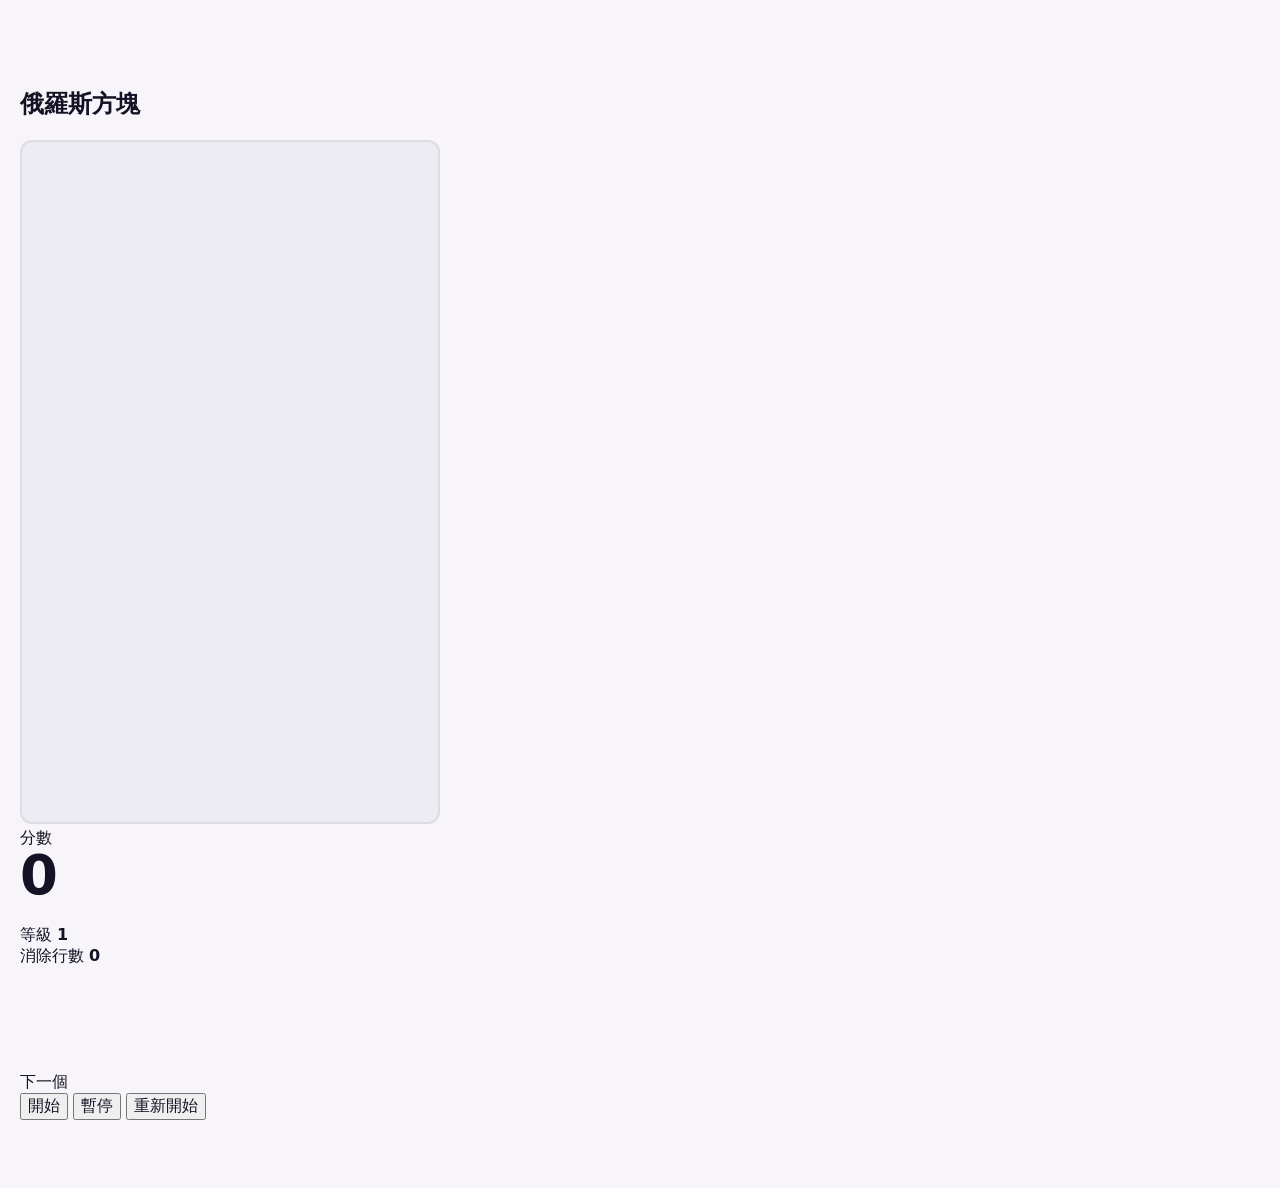
<file: index.html>
<!DOCTYPE html>
<html lang="zh-TW">
<head>
  <meta charset="UTF-8" />
  <meta name="viewport" content="width=device-width, initial-scale=1.0" />
  <title>俄羅斯方塊</title>
  <link rel="stylesheet" href="style.css" />
  <script src="game.js" defer></script>

  <!-- CL-SDK-GENERATED-CODE-START -->
  <link
    rel="stylesheet"
    href="https://websdk.cresclab.com/latest/default-ui/dist/default.css"
  />
  <script>
    window.onClWidgetScriptLoad = function () {
      window.clWidget = window.createClWidget({
        clWebChannelId: "CL-CD6519EC",
        plugins: [clPluginDataLayer()],
      });
    };
  </script>
  <script
    src="https://websdk.cresclab.com/latest/core/dist/iife/plugins/dataLayer/window.global.js"
    defer
  ></script>
  <script
    src="https://websdk.cresclab.com/latest/default-preset/dist/iife/production/window.global.js"
    defer
  ></script>
  <!-- CL-SDK-GENERATED-CODE-END -->
</head>
<body>
  <main class="app">
    <section class="game-panel">
      <h1>俄羅斯方塊</h1>

      <div class="game-layout">
        <canvas id="board" width="300" height="600"></canvas>

        <aside class="sidebar">
          <div class="stat">
            <span>分數</span>
            <strong id="score">0</strong>
          </div>

          <div class="stat">
            <span>等級</span>
            <strong id="level">1</strong>
          </div>

          <div class="stat">
            <span>消除行數</span>
            <strong id="lines">0</strong>
          </div>

          <div class="next-box">
            <span>下一個</span>
            <canvas id="next" width="120" height="120"></canvas>
          </div>

          <button id="startBtn">開始</button>
          <button id="pauseBtn">暫停</button>
          <button id="restartBtn">重新開始</button>
        </aside>
      </div>

      <div class="mobile-controls">
        <button data-action="left">左</button>
        <button data-action="rotate">旋轉</button>
        <button data-action="right">右</button>
        <button data-action="down">下</button>
        <button data-action="drop">落下</button>
      </div>
    </section>
  </main>
</body>
</html>
</file>
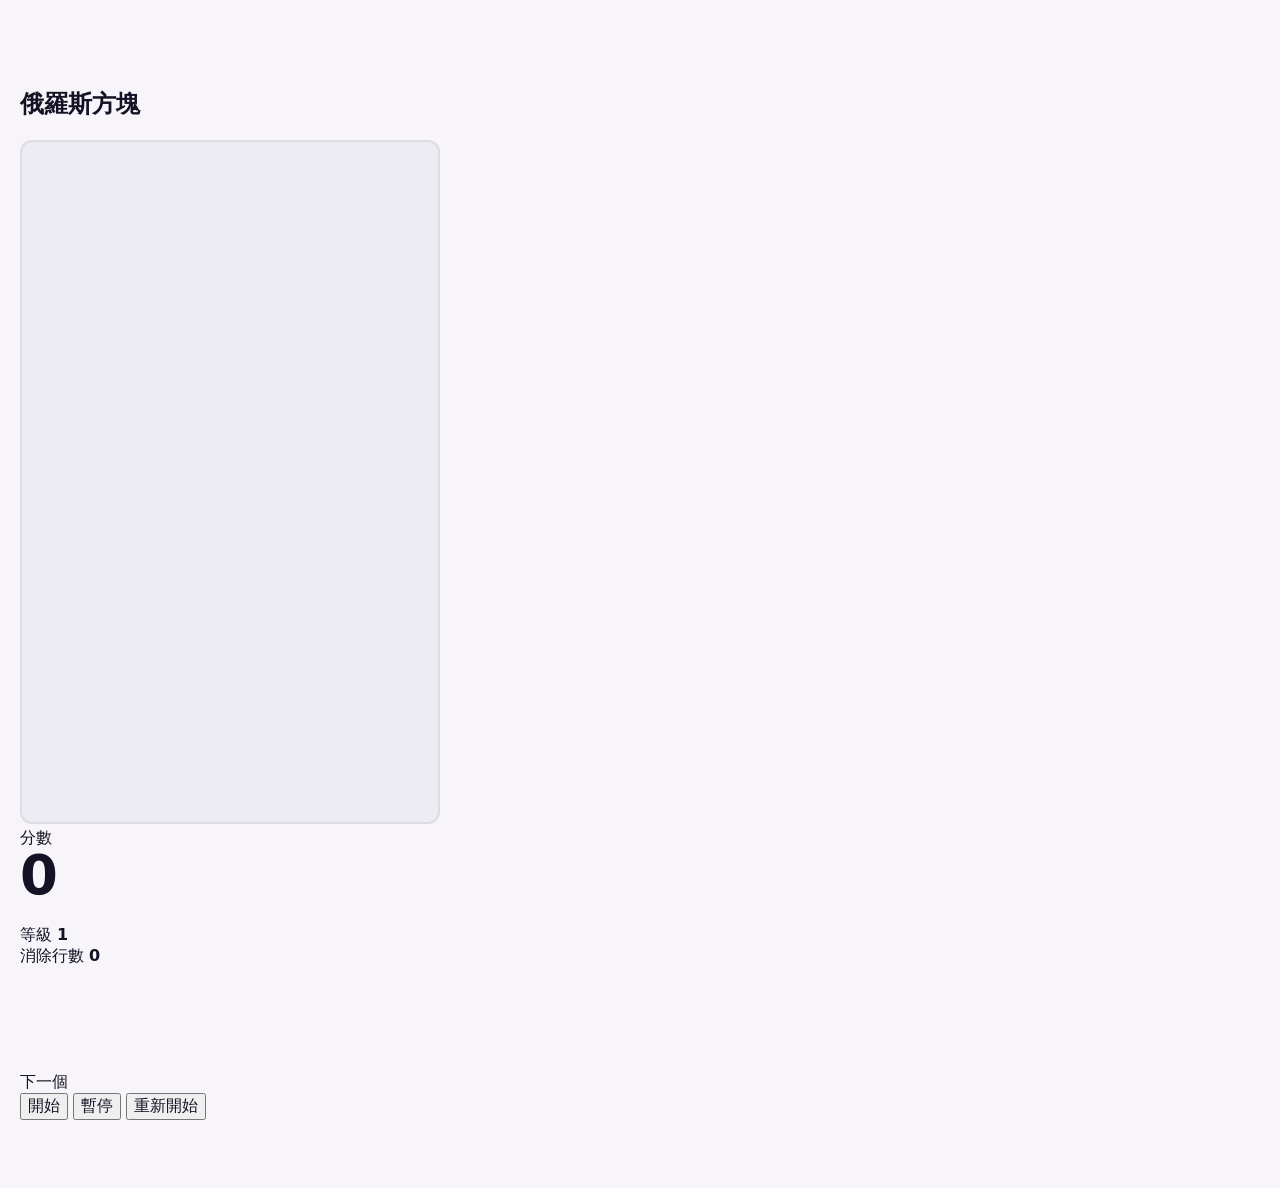
<file: caacproduction/index.html>
<!DOCTYPE html>
<html lang="zh-TW">
<head>
  <meta charset="UTF-8" />
  <meta name="viewport" content="width=device-width, initial-scale=1.0" />
  <title>俄羅斯方塊</title>
  <link rel="stylesheet" href="../style.css" />
  <script src="../game.js" defer></script>

  <!-- CL-SDK-GENERATED-CODE-START -->
  <link
    rel="stylesheet"
    href="https://websdk.cresclab.com/latest/default-ui/dist/default.css"
  />
  <script>
    window.onClWidgetScriptLoad = function () {
      window.clWidget = window.createClWidget({
        clWebChannelId: "CL-F220C2D8",
        plugins: [clPluginDataLayer()],
      });
    };
  </script>
  <script
    src="https://websdk.cresclab.com/latest/core/dist/iife/plugins/dataLayer/window.global.js"
    defer
  ></script>
  <script
    src="https://websdk.cresclab.com/latest/default-preset/dist/iife/production/window.global.js"
    defer
  ></script>
  <!-- CL-SDK-GENERATED-CODE-END -->
</head>
<body>
  <main class="app">
    <section class="game-panel">
      <h1>俄羅斯方塊</h1>

      <div class="game-layout">
        <canvas id="board" width="300" height="600"></canvas>

        <aside class="sidebar">
          <div class="stat">
            <span>分數</span>
            <strong id="score">0</strong>
          </div>

          <div class="stat">
            <span>等級</span>
            <strong id="level">1</strong>
          </div>

          <div class="stat">
            <span>消除行數</span>
            <strong id="lines">0</strong>
          </div>

          <div class="next-box">
            <span>下一個</span>
            <canvas id="next" width="120" height="120"></canvas>
          </div>

          <button id="startBtn">開始</button>
          <button id="pauseBtn">暫停</button>
          <button id="restartBtn">重新開始</button>
        </aside>
      </div>

      <div class="mobile-controls">
        <button data-action="left">左</button>
        <button data-action="rotate">旋轉</button>
        <button data-action="right">右</button>
        <button data-action="down">下</button>
        <button data-action="drop">落下</button>
      </div>
    </section>
  </main>
</body>
</html>
</file>
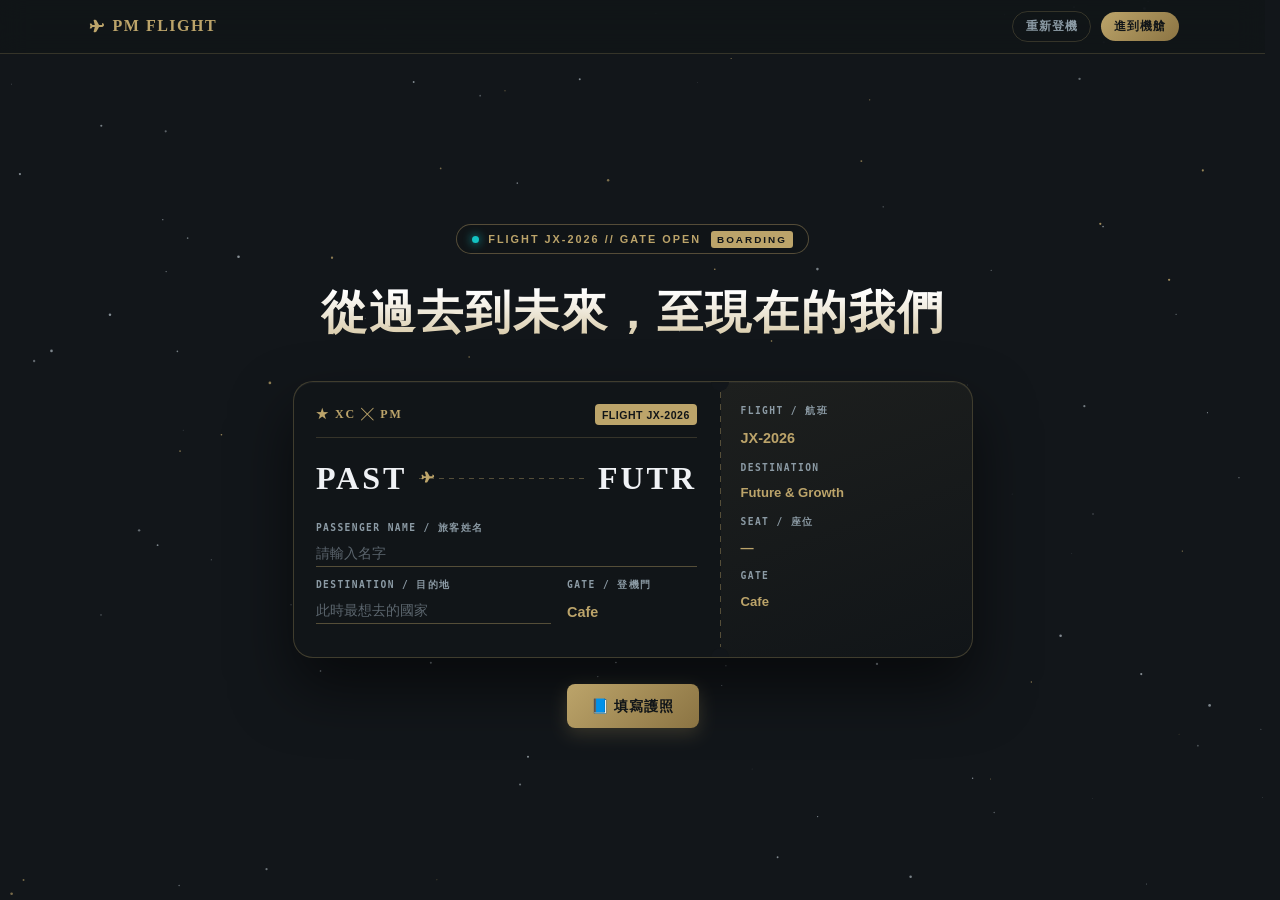
<file: PMTeam/index.html>
<!DOCTYPE html>
<html lang="zh-TW">
<head>
<meta charset="UTF-8">
<meta name="viewport" content="width=device-width, initial-scale=1.0">
<title>PM Flight ｜ 從過去到未來，至現在的我們</title>
<style>
/* ==========================================================================
   Design tokens — STARLUX 黑金 (Obsidian & Gold)
   ========================================================================== */
:root{
  --gold:#bca46a;
  --gold-deep:#9c844f;
  --gold-dark:#8b7443;
  --cyan:#13c2c2;
  --bg:#12161a;
  --ink:#111518;
  --panel:#24292e;
  --text:#f0f2f5;
  --muted:#8c9ba5;
  --line:rgba(188,164,106,.22);
  --line-strong:rgba(188,164,106,.4);
  --paper:#f4f2ec;
  --paper-2:#fbfaf7;
  --slate:#1e293b;
  --slate-2:#475569;
  --r-sm:8px; --r-md:12px; --r-lg:20px;
  --ease:cubic-bezier(.4,0,.2,1);
  --serif:"Times New Roman",Times,"Noto Serif TC","Songti TC",serif;
  --sans:-apple-system,BlinkMacSystemFont,"Segoe UI",Roboto,"PingFang TC","Noto Sans TC","Helvetica Neue",Arial,sans-serif;
  --mono:"SF Mono",ui-monospace,Menlo,Consolas,monospace;
}
*{margin:0;padding:0;box-sizing:border-box;font-family:var(--sans)}
html{scrollbar-gutter:stable;scroll-behavior:smooth}
body{background:var(--bg);color:var(--text);line-height:1.55;font-size:.92rem;-webkit-font-smoothing:antialiased}
.hidden{display:none!important}
button{font:inherit}
::selection{background:rgba(188,164,106,.35)}

#starfield{position:fixed;inset:0;width:100%;height:100%;z-index:0;pointer-events:none}
.page{position:relative;z-index:1}

/* ==========================================================================
   Header
   ========================================================================== */
header{
  position:sticky;top:0;z-index:50;
  background:rgba(17,21,24,.82);backdrop-filter:blur(14px);
  border-bottom:1px solid var(--line);
}
.header-container{
  max-width:1140px;margin:0 auto;padding:.7rem 1.5rem;
  display:flex;align-items:center;justify-content:space-between;gap:1rem;
}
#brand-logo{
  font-size:1rem;font-weight:800;letter-spacing:1.5px;color:var(--gold);
  display:flex;align-items:center;gap:.5rem;cursor:pointer;font-family:var(--serif);
}
#brand-logo svg{width:18px;height:18px;fill:currentColor}
.header-actions{display:flex;align-items:center;gap:.6rem}
.nav-pill{
  font-size:.72rem;font-weight:700;letter-spacing:1px;padding:.35rem .8rem;border-radius:999px;
  background:linear-gradient(135deg,var(--gold),var(--gold-dark));color:var(--ink);
  border:none;cursor:pointer;transition:var(--ease) .25s;
}
.nav-pill.ghost{background:transparent;color:var(--muted);border:1px solid var(--line)}
.nav-pill.ghost:hover{color:var(--gold);border-color:var(--line-strong)}
.nav-pill:hover{transform:translateY(-1px)}

/* ==========================================================================
   Onboarding — 登機證
   ========================================================================== */
.onboarding{
  display:flex;flex-direction:column;align-items:center;justify-content:center;
  min-height:calc(100vh - 56px);padding:2rem 1.25rem;max-width:720px;margin:0 auto;
  transition:opacity .6s var(--ease),transform .6s var(--ease);
}
.onboarding.fly-out{opacity:0;transform:scale(.88) translateY(-90px) rotate(-5deg);pointer-events:none}
.terminal-bar{
  display:inline-flex;align-items:center;gap:.6rem;padding:.35rem .9rem;border-radius:999px;
  border:1px solid var(--line-strong);background:rgba(17,21,24,.7);
  font-size:.68rem;letter-spacing:2px;font-weight:700;color:var(--gold);font-family:var(--mono);
}
.status-dot{width:7px;height:7px;border-radius:50%;background:var(--cyan);box-shadow:0 0 10px var(--cyan);animation:pulse 1.8s infinite}
@keyframes pulse{0%,100%{opacity:1}50%{opacity:.25}}
.status-tag{background:var(--gold);color:var(--ink);padding:.05rem .4rem;border-radius:3px;font-size:.62rem}
.hero-title{
  font-family:var(--serif);font-size:clamp(1.8rem,5vw,2.9rem);font-weight:700;letter-spacing:2px;
  margin:1.4rem 0 2rem;text-align:center;
  background:linear-gradient(180deg,#fff 20%,var(--gold) 130%);
  -webkit-background-clip:text;background-clip:text;color:transparent;
}

.boarding-pass{
  display:flex;width:100%;background:var(--ink);border-radius:var(--r-lg);
  border:1px solid rgba(188,164,106,.28);overflow:hidden;
  box-shadow:0 30px 60px rgba(0,0,0,.55),inset 0 1px 0 rgba(255,255,255,.04);
}
.ticket-left{flex:1.8;padding:1.4rem}
.ticket-header{
  display:flex;justify-content:space-between;align-items:center;gap:1rem;
  border-bottom:1px solid var(--line);padding-bottom:.7rem;margin-bottom:1rem;
}
.airline{font-family:var(--serif);font-size:.75rem;font-weight:800;letter-spacing:2px;color:var(--gold)}
.flight-no{font-size:.66rem;font-weight:800;background:var(--gold);color:var(--ink);padding:.15rem .45rem;border-radius:4px;letter-spacing:.5px;white-space:nowrap}
.airport-codes{display:flex;align-items:center;justify-content:space-between;gap:.75rem;margin-bottom:1.1rem}
.code{font-family:var(--serif);font-size:clamp(1.4rem,5vw,2rem);font-weight:700;letter-spacing:3px;color:var(--text)}
.plane-track{flex:1;position:relative;height:20px}
.plane-track::before{
  content:"";position:absolute;top:50%;left:0;right:0;height:1px;
  background:repeating-linear-gradient(90deg,var(--line-strong) 0 5px,transparent 5px 10px);
}
.plane-track svg{
  position:absolute;top:50%;width:16px;height:16px;fill:var(--gold);
  transform:translateY(-50%);animation:taxi 4.5s var(--ease) infinite;
}
@keyframes taxi{0%{left:0;opacity:0}12%{opacity:1}88%{opacity:1}100%{left:calc(100% - 16px);opacity:0}}
.detail-row{display:flex;gap:1rem;flex-wrap:wrap}
.detail-group{flex:1;min-width:130px;margin-bottom:.7rem}
.detail-group label{
  display:block;font-size:.6rem;letter-spacing:1.4px;font-weight:700;
  color:var(--muted);text-transform:uppercase;margin-bottom:.25rem;font-family:var(--mono);
}
.detail-group input{
  width:100%;background:transparent;border:none;border-bottom:1px solid var(--line-strong);
  color:var(--text);font-size:1rem;padding:.25rem 0;outline:none;transition:var(--ease) .2s;
}
.detail-group input:focus{border-bottom-color:var(--gold)}
.detail-group input::placeholder{color:#5b656d;font-size:.85rem}
.detail-value{display:block;font-size:.9rem;color:var(--gold);font-weight:600;padding-top:.25rem}

.ticket-divider{position:relative;width:2px;background:transparent;flex-shrink:0}
.ticket-divider .dashed{position:absolute;inset:10px 0;width:1px;left:50%;background:repeating-linear-gradient(180deg,var(--line-strong) 0 6px,transparent 6px 12px)}
.notch{position:absolute;left:50%;transform:translateX(-50%);width:18px;height:18px;border-radius:50%;background:var(--bg)}
.notch.top{top:-9px}
.notch.bottom{bottom:-9px}
.ticket-right{flex:1;padding:1.4rem 1.2rem;background:linear-gradient(160deg,rgba(188,164,106,.07),transparent)}
.ticket-right .detail-group{min-width:0}

/* 手機：登機證改為上下堆疊，撕線轉為橫向 */
@media(max-width:640px){
  .boarding-pass{flex-direction:column}
  .ticket-left,.ticket-right{padding:1.15rem}
  .ticket-divider{width:auto;height:2px}
  .ticket-divider .dashed{
    inset:0 10px;width:auto;height:1px;left:auto;top:50%;
    background:repeating-linear-gradient(90deg,var(--line-strong) 0 6px,transparent 6px 12px);
  }
  .notch{left:auto;top:50%;transform:translateY(-50%)}
  .notch.top{left:-9px}
  .notch.bottom{right:-9px;bottom:auto}
  .ticket-right{display:flex;flex-wrap:wrap;gap:0 1rem;background:linear-gradient(180deg,rgba(188,164,106,.07),transparent)}
  .ticket-right .detail-group{flex:1 1 40%}
  .airline{white-space:nowrap}
}

.btn{
  display:inline-flex;align-items:center;justify-content:center;gap:.45rem;
  padding:.7rem 1.5rem;font-size:.9rem;font-weight:700;border:none;border-radius:var(--r-sm);
  cursor:pointer;transition:var(--ease) .25s;
}
.btn-gold{background:linear-gradient(135deg,var(--gold),var(--gold-dark));color:var(--ink);box-shadow:0 6px 18px rgba(188,164,106,.22)}
.btn-gold:hover{transform:translateY(-2px);box-shadow:0 10px 24px rgba(188,164,106,.32)}
.btn-ghost{background:transparent;border:1px solid #cbd5e1;color:var(--slate-2)}
.btn-ghost:hover{border-color:var(--gold);color:var(--gold-dark)}
.btn-dark-ghost{background:transparent;border:1px solid var(--line-strong);color:var(--muted)}
.btn-dark-ghost:hover{color:var(--gold);border-color:var(--gold)}
.btn-boarding{margin-top:1.6rem;letter-spacing:1px}

/* ==========================================================================
   主機艙 Main
   ========================================================================== */
.container{max-width:1140px;margin:0 auto;padding:1.5rem}
#main-content{
  background:radial-gradient(circle at 50% 30%,#0f172a 0%,#070a12 100%);
  border-radius:var(--r-lg);border:1px solid var(--line);
  box-shadow:0 40px 80px rgba(0,0,0,.7),inset 0 0 150px rgba(188,164,106,.07);
  padding:2.25rem 1.5rem;margin-top:1rem;
}
.steps-progress{
  display:flex;align-items:center;justify-content:center;gap:.25rem;
  margin:0 auto 2rem;max-width:600px;padding:.7rem 1.5rem;border-radius:999px;
  background:rgba(30,35,40,.95);border:1px solid rgba(188,164,106,.35);
  box-shadow:0 10px 30px rgba(0,0,0,.4),inset 0 0 15px rgba(188,164,106,.12);
}
.step{display:flex;align-items:center;gap:.4rem;color:var(--muted);background:none;border:none;cursor:pointer;padding:.15rem .3rem;border-radius:999px;transition:var(--ease) .2s}
.step:hover{color:var(--text)}
.step.active{color:var(--gold);font-weight:700}
.step-number{
  width:22px;height:22px;border-radius:50%;background:#1a202c;border:1px solid rgba(188,164,106,.3);
  color:var(--muted);display:flex;align-items:center;justify-content:center;font-size:.72rem;font-weight:700;
  transition:var(--ease) .2s;flex-shrink:0;
}
.step.active .step-number{background:var(--gold);color:var(--ink);border-color:var(--gold)}
.step.done .step-number{background:rgba(188,164,106,.25);color:var(--gold)}
.step-label{font-size:.78rem;letter-spacing:.5px}
.step-line{flex:1;max-width:70px;height:1px;background:rgba(188,164,106,.22);margin:0 .5rem}
.step-line.filled{background:var(--gold)}
@media(max-width:520px){.step-label{display:none}.step-line{max-width:40px}}

/* ---------- 表單（淺色紙感） ---------- */
.workspace{display:flex;justify-content:center}
.form-section{
  background:var(--paper-2);border:1px solid rgba(188,164,106,.25);
  padding:1.6rem;border-radius:var(--r-md);box-shadow:0 20px 45px rgba(0,0,0,.45);
  max-width:660px;width:100%;
}
.section-header{margin-bottom:1.25rem;border-bottom:1px solid rgba(188,164,106,.18);padding-bottom:.75rem}
/* eyebrow 與標題同一行、同字級：字級只定義在 .section-heading，兩個子元素都繼承 */
/* 兩段文字同字級又不能換行，窄螢幕只能整組等比縮小 */
.section-heading{
  display:flex;align-items:baseline;gap:.55rem;min-width:0;
  font-size:clamp(.62rem,2.4vw,1rem);
}
.section-heading h2{font-size:inherit;font-weight:800;color:var(--slate);white-space:nowrap}
.section-heading .eyebrow{
  font-family:var(--mono);font-size:inherit;letter-spacing:1px;color:var(--gold-dark);
  font-weight:700;text-transform:uppercase;white-space:nowrap;flex-shrink:0;
}
.section-heading .eyebrow::after{
  content:"";display:inline-block;width:1px;height:.9em;margin-left:.55rem;
  vertical-align:-.12em;background:rgba(188,164,106,.5);
}
@media(max-width:560px){
  .section-heading{gap:.35rem}
  .section-heading .eyebrow{letter-spacing:.2px}
  .section-heading .eyebrow::after{margin-left:.35rem}
}
.section-subtitle{font-size:.8rem;color:var(--slate-2);margin-top:.35rem}
.form-grid{display:grid;grid-template-columns:repeat(2,1fr);gap:1rem}
.form-group{display:flex;flex-direction:column;gap:.4rem}
.form-group.full-width{grid-column:span 2}
@media(max-width:600px){.form-grid{grid-template-columns:1fr}.form-group.full-width{grid-column:span 1}}
.form-group label{font-size:.84rem;font-weight:700;color:#334155;display:flex;align-items:center;gap:.45rem}
.badge{
  display:inline-flex;align-items:center;justify-content:center;min-width:20px;padding:.05rem .3rem;
  font-size:.68rem;font-weight:800;border-radius:5px;
  background:rgba(188,164,106,.12);color:var(--gold-dark);border:1px solid rgba(188,164,106,.28);
}
.form-group input,.form-group textarea{
  width:100%;padding:.55rem .75rem;border:1px solid rgba(188,164,106,.32);border-radius:8px;
  font-size:.9rem;color:var(--slate);background:#fff;transition:var(--ease) .2s;resize:vertical;
}
.form-group input:focus,.form-group textarea:focus{
  outline:none;border-color:var(--gold);box-shadow:0 0 0 3px rgba(188,164,106,.16);
}
.form-group input::placeholder,.form-group textarea::placeholder{color:#a0aec0;font-size:.82rem}
.hint{font-size:.72rem;color:#94a3b8}

.option-chip-group{display:flex;flex-wrap:wrap;gap:.5rem;margin-top:.35rem}
.option-chip-group.stack{display:block}
.element-grid{display:flex;flex-wrap:wrap;gap:.45rem;margin-top:.5rem}
.option-chip{
  border:1px solid rgba(188,164,106,.35);background:#fff;color:#1f2937;
  padding:.5rem .9rem;border-radius:999px;cursor:pointer;transition:var(--ease) .18s;font-size:.86rem;
}
.option-chip:hover{border-color:var(--gold);transform:translateY(-1px)}
.option-chip.active{
  background:linear-gradient(135deg,rgba(188,164,106,.22),rgba(188,164,106,.4));
  border-color:var(--gold);color:#3b2f12;font-weight:700;
}
/* 標題與說明並排，說明緊接在標題右邊 */
.q-head{display:flex;align-items:baseline;gap:.6rem;flex-wrap:wrap}
.q-hint{font-size:.75rem;color:#94a3b8}
.pick-count{font-family:var(--mono);font-size:.65rem;letter-spacing:1.2px;color:#a8b0bb;margin-top:.55rem}
.pick-count.has{color:var(--gold-dark)}

/* Step 2：帶說明文字的選項卡 */
.rich-options{display:grid;grid-template-columns:repeat(2,1fr);gap:.6rem;margin-top:.5rem}
@media(max-width:640px){.rich-options{grid-template-columns:1fr}}
.rich-option{
  display:flex;flex-direction:column;gap:.22rem;text-align:left;cursor:pointer;
  padding:.7rem .85rem;border:1px solid rgba(188,164,106,.32);border-radius:10px;
  background:#fff;transition:var(--ease) .18s;
}
.rich-option:hover{border-color:var(--gold);transform:translateY(-1px)}
.rich-option b{font-size:.88rem;font-weight:800;color:#1f2937}
.rich-option span{font-size:.76rem;line-height:1.5;color:#64748b}
.rich-option.active{
  background:linear-gradient(135deg,rgba(188,164,106,.16),rgba(188,164,106,.3));
  border-color:var(--gold);box-shadow:inset 0 0 0 1px rgba(188,164,106,.3);
}
.rich-option.active b{color:#3b2f12}
.rich-option.active span{color:#6b5a30}

/* Step 3 活動題：沿用選項卡，但保留活動企劃圖的兩種分類配色 */
.q-icon{
  display:inline-grid;place-items:center;width:26px;height:26px;border-radius:50%;
  background:rgba(188,164,106,.15);font-size:.85rem;flex-shrink:0;
}
.q-en{font-size:.72rem;font-style:italic;font-weight:500;color:#a0aec0;letter-spacing:.3px}

.form-group[data-tone="pm"]{--tone:#dd6a58;--tone-soft:#fbe7e4;--tone-ink:#8c3529}
.form-group[data-tone="ai"]{--tone:#3a9e9e;--tone-soft:#ddf0ef;--tone-ink:#1f5f5f}
.form-group[data-tone="fun"]{--tone:#d9a13c;--tone-soft:#fbf1d8;--tone-ink:#77551a}
.form-group[data-tone="expect"]{--tone:#8b7443;--tone-soft:#f3ecdb;--tone-ink:#5c4a22}
.form-group[data-tone] label{font-size:1rem;font-weight:800;color:var(--tone)}
.form-group[data-tone] .q-icon{background:var(--tone-soft)}
.form-group[data-tone] .rich-option:hover{border-color:var(--tone)}
.form-group[data-tone] .rich-option.active{
  background:var(--tone-soft);border-color:var(--tone);
  box-shadow:inset 0 0 0 1px var(--tone);
}
.form-group[data-tone] .rich-option.active b{color:var(--tone-ink)}
.form-group[data-tone] .rich-option.active span{color:var(--tone-ink);opacity:.72}
.form-group[data-tone] .option-chip[data-other].active{
  background:var(--tone);border-color:var(--tone);color:#fff;
}

.option-other-wrapper{display:flex;align-items:center;gap:.7rem;flex:0 0 100%;margin-top:.15rem}
/* 選項卡題型：「其他」的圓角要跟上方選項一致，不用藥丸型 */
.option-other-wrapper.card{margin-top:.6rem}
.option-other-wrapper.card .option-chip{border-radius:10px;padding:.7rem .85rem;font-weight:700;color:#1f2937}
.other-input{
  flex:1;border:none;border-bottom:1px solid rgba(139,116,67,.4);background:transparent;
  border-radius:0;padding:4px 6px;font-size:.88rem;color:var(--slate);outline:none;
}
.other-input:focus{border-bottom-color:var(--gold-dark)}

.form-actions{
  grid-column:span 2;margin-top:1.4rem;border-top:1px solid rgba(188,164,106,.18);
  padding-top:1rem;display:flex;justify-content:space-between;gap:.75rem;flex-wrap:wrap;
}
@media(max-width:600px){.form-actions{grid-column:span 1}}

/* ==========================================================================
   藝廊卡片
   ========================================================================== */
.gallery-section{margin-top:2.5rem}
.gallery-header{
  display:flex;align-items:center;justify-content:space-between;gap:1rem;flex-wrap:wrap;
  border-bottom:1px solid var(--line);padding-bottom:.75rem;margin-bottom:1.25rem;
}
.gallery-header h2{font-family:var(--serif);font-size:1.05rem;letter-spacing:2px;color:var(--gold);font-weight:700}
.gallery-count{font-family:var(--mono);font-size:.68rem;color:var(--muted);letter-spacing:1.5px}
.gallery-meta{display:flex;align-items:center;gap:.75rem;flex-wrap:wrap}
.sync-status{font-family:var(--mono);font-size:.66rem;letter-spacing:1px}
.sync-status.loading{color:var(--muted)}
.sync-status.ok{color:var(--cyan)}
.sync-status.error{color:#e8875f}
.me-tag{
  display:inline-block;margin-left:.4rem;padding:.05rem .35rem;border-radius:4px;
  background:var(--gold);color:var(--ink);font-size:.6rem;font-weight:800;vertical-align:middle;
}
.profile-card.mine{border-color:var(--gold);box-shadow:0 18px 40px rgba(0,0,0,.5),0 0 0 1px rgba(188,164,106,.5)}
.gallery-empty{
  text-align:center;color:var(--muted);padding:2.5rem 1rem;border:1px dashed var(--line-strong);
  border-radius:var(--r-md);font-size:.85rem;
}
.gallery-grid{display:grid;grid-template-columns:repeat(auto-fill,minmax(300px,1fr));gap:1.25rem}

.profile-card{
  background:var(--paper-2);border-radius:var(--r-lg);overflow:hidden;position:relative;
  border:1px solid rgba(188,164,106,.3);box-shadow:0 18px 40px rgba(0,0,0,.5);
  display:flex;flex-direction:column;
  opacity:0;transform:scale(.94);
  transition:opacity .5s var(--ease),transform .5s cubic-bezier(.175,.885,.32,1.275);
}
.profile-card.in{opacity:1;transform:scale(1)}
.card-status-bar{height:4px;background:linear-gradient(90deg,var(--gold),var(--cyan),var(--gold))}
.card-header{display:flex;align-items:center;gap:.8rem;padding:1rem 1.1rem .6rem}
.card-avatar{
  width:46px;height:46px;border-radius:14px;display:flex;align-items:center;justify-content:center;
  color:#fff;font-weight:800;font-size:1rem;letter-spacing:1px;flex-shrink:0;
  box-shadow:0 6px 14px rgba(0,0,0,.25);
}
.card-header-info h3{font-size:1.02rem;color:var(--slate);font-weight:800;line-height:1.25}
.card-sub{font-size:.75rem;color:var(--slate-2)}
.customs-stamp{
  position:absolute;top:14px;right:10px;transform:rotate(-14deg);
  border:2px solid rgba(19,194,194,.5);color:rgba(19,194,194,.75);
  font-family:var(--mono);font-size:.55rem;font-weight:800;letter-spacing:1.2px;
  padding:.2rem .4rem;border-radius:4px;pointer-events:none;
}
.card-body{padding:.4rem 1.1rem .8rem;display:flex;flex-direction:column;gap:.7rem}
.card-item{display:flex;gap:.6rem}
.card-icon{font-size:.9rem;line-height:1.4;flex-shrink:0}
.card-item label{display:block;font-size:.62rem;letter-spacing:1.2px;font-weight:800;color:var(--gold-dark);text-transform:uppercase;font-family:var(--mono)}
.card-item p{font-size:.84rem;color:#334155;word-break:break-word}
.card-tabs{display:flex;border-top:1px solid rgba(188,164,106,.2);background:rgba(188,164,106,.06)}
.card-tab{
  flex:1;padding:.5rem;background:none;border:none;cursor:pointer;
  font-size:.75rem;font-weight:700;color:#94a3b8;border-bottom:2px solid transparent;transition:var(--ease) .2s;
}
.card-tab.active{color:var(--gold-dark);border-bottom-color:var(--gold)}
.card-tab-panels{padding:.85rem 1.1rem;min-height:96px;flex:1;background:#fff}
.card-tab-panel{display:none}
.card-tab-panel.active{display:block}
.card-empty-state{font-size:.78rem;color:#a0aec0;text-align:center;padding:1.5rem 0}
.mini-label{font-size:.6rem;letter-spacing:1.2px;font-weight:800;color:#94a3b8;font-family:var(--mono);margin-bottom:.2rem}
.mini-chips{display:flex;flex-wrap:wrap;gap:.3rem;margin-bottom:.55rem}
.mini-chip{font-size:.68rem;padding:.12rem .45rem;border-radius:999px;background:rgba(188,164,106,.16);color:#3b2f12;border:1px solid rgba(188,164,106,.3)}
.card-footer{padding:.6rem 1.1rem .7rem;background:rgba(188,164,106,.08);border-top:1px solid rgba(188,164,106,.2)}
.card-actions{display:flex;gap:.4rem;justify-content:center}
.card-mini-btn{font-size:.68rem;padding:.2rem .55rem;border-radius:999px;border:1px solid #d6d3ca;background:#fff;color:#64748b;cursor:pointer}
.card-mini-btn:hover{border-color:var(--gold);color:var(--gold-dark)}

/* ==========================================================================
   結尾護照
   ========================================================================== */
.passport-wrap{display:flex;flex-direction:column;align-items:center;gap:1.25rem}
.passport{
  width:100%;max-width:620px;background:var(--paper);border-radius:18px;
  border:1px solid #d8d2c0;box-shadow:0 30px 60px rgba(0,0,0,.55);
  overflow:hidden;position:relative;
}
.passport::after{
  content:"";position:absolute;inset:8px;border:1px solid rgba(139,116,67,.28);border-radius:12px;pointer-events:none;
}
.passport-head{
  background:linear-gradient(135deg,#1a1e22,#111518);color:var(--gold);
  padding:1.4rem 1.6rem;text-align:center;border-bottom:3px solid var(--gold);
}
.passport-head .crest{font-size:1.4rem;letter-spacing:4px}
.passport-head h1{font-family:var(--serif);font-size:1.25rem;letter-spacing:5px;font-weight:700;margin-top:.35rem}
.passport-body{padding:1.6rem;position:relative;z-index:1}
.pp-fields{display:grid;grid-template-columns:repeat(3,1fr);gap:.7rem 1rem}
.pp-field label{display:block;font-family:var(--mono);font-size:.55rem;letter-spacing:1.4px;color:#8b7443;font-weight:700}
.pp-field span{display:block;font-size:.88rem;color:#1f2937;font-weight:600;word-break:break-word}
.pp-divider{height:1px;background:repeating-linear-gradient(90deg,rgba(139,116,67,.4) 0 6px,transparent 6px 12px);margin:1rem 0}
.pp-section-title{font-family:var(--mono);font-size:.6rem;letter-spacing:2px;color:#8b7443;font-weight:800;margin-bottom:.5rem}
.pp-chips{display:flex;flex-wrap:wrap;gap:.35rem;margin-bottom:.9rem}
.pp-chip{font-size:.72rem;padding:.2rem .6rem;border-radius:999px;background:rgba(139,116,67,.12);border:1px solid rgba(139,116,67,.3);color:#4b3d18}
.pp-list{display:grid;grid-template-columns:repeat(2,1fr);gap:.5rem .9rem}

/* 階段區塊：內容在左，該階段的章在右 */
.pp-stage{display:flex;align-items:flex-start;gap:1rem;margin-bottom:1.1rem}
.pp-stage-main{flex:1;min-width:0}
.pp-stage .stamp{flex-shrink:0;margin-top:.2rem}

@media(max-width:560px){
  .pp-fields,.pp-list{grid-template-columns:1fr}
  .pp-stage{gap:.6rem}
}
.pp-list div{font-size:.78rem;color:#334155}
.pp-list b{color:#64748b;font-weight:600}
.pp-quote{
  margin-top:1rem;padding:.9rem 1rem;border-left:3px solid var(--gold);
  background:rgba(139,116,67,.07);border-radius:0 8px 8px 0;
  font-family:var(--serif);font-size:.95rem;color:#3b3226;font-style:italic;
}
.stamp{
  border:2px solid;border-radius:50%;width:62px;height:62px;display:flex;flex-direction:column;
  align-items:center;justify-content:center;font-family:var(--mono);font-weight:800;
  font-size:.42rem;letter-spacing:.5px;text-align:center;line-height:1.35;opacity:.72;
}
.stamp.s1{border-color:#0f766e;color:#0f766e;transform:rotate(-11deg)}
.stamp.s2{border-color:#b45309;color:#b45309;transform:rotate(7deg)}
.stamp.s3{border-color:#9f1239;color:#9f1239;transform:rotate(-5deg)}
.stamp em{font-size:.62rem;font-style:normal;display:block}
.mrz{
  background:#fff;border-top:1px solid #ddd6c4;padding:.7rem 1rem;
  font-family:var(--mono);font-size:.68rem;letter-spacing:1.5px;color:#4b5563;
  word-break:break-all;line-height:1.7;
}
.passport-actions{display:flex;gap:.6rem;flex-wrap:wrap;justify-content:center}
/* 自製確認框：沙箱 iframe 會擋掉原生 confirm() */
.modal-backdrop{
  position:fixed;inset:0;z-index:300;display:flex;align-items:center;justify-content:center;padding:1.5rem;
  background:rgba(5,8,11,.74);backdrop-filter:blur(5px);
  opacity:0;pointer-events:none;transition:opacity .2s var(--ease);
}
.modal-backdrop.show{opacity:1;pointer-events:auto}
.modal{
  width:100%;max-width:360px;background:var(--ink);border:1px solid var(--line-strong);
  border-radius:var(--r-md);padding:1.4rem;box-shadow:0 30px 60px rgba(0,0,0,.65);
  transform:translateY(8px);transition:transform .2s var(--ease);
}
.modal-backdrop.show .modal{transform:translateY(0)}
.modal p{font-size:.9rem;color:var(--text);margin-bottom:1.25rem}
.modal-actions{display:flex;gap:.6rem;justify-content:flex-end;flex-wrap:wrap}
.modal .btn{padding:.5rem 1rem;font-size:.84rem}

:focus-visible{outline:2px solid var(--gold);outline-offset:2px;border-radius:4px}

@media(prefers-reduced-motion:reduce){
  *,*::before,*::after{animation-duration:.01ms!important;animation-iteration-count:1!important;transition-duration:.01ms!important}
  html{scroll-behavior:auto}
}

.toast{
  position:fixed;left:50%;bottom:2rem;transform:translate(-50%,20px);z-index:200;
  background:var(--ink);border:1px solid var(--gold);color:var(--gold);
  padding:.6rem 1.1rem;border-radius:999px;font-size:.82rem;font-weight:600;
  opacity:0;pointer-events:none;transition:var(--ease) .3s;
}
.toast.show{opacity:1;transform:translate(-50%,0)}

@media print{
  body{background:#fff}
  header,#starfield,.steps-progress,.gallery-section,.passport-actions,.form-section{display:none!important}
  #main-content{background:#fff;box-shadow:none;border:none;padding:0}
  .passport{box-shadow:none;max-width:100%}
}
</style>
</head>
<body>
<canvas id="starfield"></canvas>

<div class="page">
<header>
  <div class="header-container">
    <div id="brand-logo">
      <svg viewBox="0 0 576 512"><path d="M482 128c34 0 62 28 62 62s-28 62-62 62l-96 0-82 146c-8 15-24 24-41 24l-33 0c-12 0-21-12-18-24l38-146-73 0-33 44c-4 5-10 8-16 8l-25 0c-9 0-16-9-13-18l19-64-19-64c-3-9 4-18 13-18l25 0c6 0 12 3 16 8l33 44 73 0-38-146c-3-12 6-24 18-24l33 0c17 0 33 9 41 24l82 146 96 0z"/></svg>
      PM FLIGHT
    </div>
    <div class="header-actions">
      <button class="nav-pill ghost" id="nav-reset" title="清除本機資料重新開始">重新登機</button>
      <button class="nav-pill" id="nav-cabin">進到機艙</button>
    </div>
  </div>
</header>

<!-- ============================ Onboarding ============================ -->
<section class="onboarding" id="onboarding-screen">
  <div class="terminal-bar">
    <span class="status-dot"></span>
    <span>FLIGHT JX-2026 // GATE OPEN</span>
    <span class="status-tag">BOARDING</span>
  </div>

  <h1 class="hero-title">從過去到未來，至現在的我們</h1>

  <div class="boarding-pass" id="boarding-pass-card">
    <div class="ticket-left">
      <div class="ticket-header">
        <span class="airline">★ XC ╳ PM</span>
        <span class="flight-no">FLIGHT JX-2026</span>
      </div>
      <div class="airport-codes">
        <span class="code">PAST</span>
        <span class="plane-track">
          <svg viewBox="0 0 576 512"><path d="M482 128c34 0 62 28 62 62s-28 62-62 62l-96 0-82 146c-8 15-24 24-41 24l-33 0c-12 0-21-12-18-24l38-146-73 0-33 44c-4 5-10 8-16 8l-25 0c-9 0-16-9-13-18l19-64-19-64c-3-9 4-18 13-18l25 0c6 0 12 3 16 8l33 44 73 0-38-146c-3-12 6-24 18-24l33 0c17 0 33 9 41 24l82 146 96 0z"/></svg>
        </span>
        <span class="code">FUTR</span>
      </div>
      <div class="detail-group">
        <label>Passenger Name / 旅客姓名</label>
        <input type="text" id="boarding-name" placeholder="請輸入名字" autocomplete="off">
      </div>
      <div class="detail-row">
        <div class="detail-group">
          <label>Destination / 目的地</label>
          <input type="text" id="boarding-destination" placeholder="此時最想去的國家" autocomplete="off">
        </div>
        <div class="detail-group" style="max-width:110px">
          <label>Gate / 登機門</label>
          <span class="detail-value">Cafe</span>
        </div>
      </div>
    </div>

    <div class="ticket-divider">
      <div class="notch top"></div>
      <div class="dashed"></div>
      <div class="notch bottom"></div>
    </div>

    <div class="ticket-right">
      <div class="detail-group">
        <label>Flight / 航班</label>
        <span class="detail-value">JX-2026</span>
      </div>
      <div class="detail-group">
        <label>Destination</label>
        <span class="detail-value" id="stub-destination" style="font-size:.82rem">Future &amp; Growth</span>
      </div>
      <div class="detail-group">
        <label>Seat / 座位</label>
        <span class="detail-value" id="stub-seat" style="font-size:.82rem">—</span>
      </div>
      <div class="detail-group" style="margin-bottom:0">
        <label>Gate</label>
        <span class="detail-value" style="font-size:.82rem">Cafe</span>
      </div>
    </div>
  </div>

  <button class="btn btn-gold btn-boarding" id="boarding-btn">📘 填寫護照</button>
</section>

<!-- ============================ Main cabin ============================ -->
<main class="container hidden" id="main-content-wrap">
 <div id="main-content">
  <div class="steps-progress">
    <button class="step active" data-goto="1"><span class="step-number">1</span><span class="step-label">Past</span></button>
    <span class="step-line" data-line="1"></span>
    <button class="step" data-goto="2"><span class="step-number">2</span><span class="step-label">Future</span></button>
    <span class="step-line" data-line="2"></span>
    <button class="step" data-goto="3"><span class="step-number">3</span><span class="step-label">Present</span></button>
  </div>

  <div class="workspace">
    <section class="form-section" id="form-section">

      <!-- ---------------- Step 1 ---------------- -->
      <div id="step-1" class="step-panel">
        <div class="section-header">
          <div class="section-heading">
            <span class="eyebrow">Step 01 · Immigration</span>
            <h2>🛂 海關查驗</h2>
          </div>
          <p class="section-subtitle">先說說你是誰、從哪裡飛來的。</p>
        </div>
        <div class="form-grid">
          <div class="form-group">
            <label><span class="badge">1</span> 暱稱 / 名字</label>
            <input type="text" data-field="name" placeholder="例如：Tim">
          </div>
          <div class="form-group">
            <label><span class="badge">2</span> 非 PM 背景 / 主修</label>
            <input type="text" data-field="background" placeholder="例如：企管系 / 以前是工程師">
          </div>
          <div class="form-group full-width">
            <label><span class="badge">3</span> 這幾年的有趣故事</label>
            <textarea rows="3" data-field="exp" placeholder="例如：去過 OO 交換 / 遊學 / 獨旅 / Gap Year / 特殊技能 / 會滑雪"></textarea>
          </div>
          <div class="form-group full-width">
            <label><span class="badge">4</span> 職涯最重要的 Pivot 轉折點</label>
            <textarea rows="3" data-field="pivot" placeholder="例如：決定轉行 PM 的那天"></textarea>
          </div>
          <div class="form-actions">
            <span></span>
            <button class="btn btn-gold" data-next="2">生成卡片 · 下一步 →</button>
          </div>
        </div>
      </div>

      <!-- ---------------- Step 2 ---------------- -->
      <div id="step-2" class="step-panel hidden">
        <div class="section-header">
          <div class="section-heading">
            <span class="eyebrow">Step 02 · Departure</span>
            <h2>🛫 登機起飛</h2>
          </div>
          <p class="section-subtitle">接下來這一年，你想往哪裡飛？每題都可以複選。</p>
        </div>
        <div class="form-grid" id="step-2-questions"></div>
      </div>

      <!-- ---------------- Step 3 ---------------- -->
      <div id="step-3" class="step-panel hidden">
        <div class="section-header">
          <div class="section-heading">
            <span class="eyebrow">Step 03 · Baggage</span>
            <h2>🧳 行李整備</h2>
          </div>
          <p class="section-subtitle">這趟旅程你想跟大家一起做什麼？你對什麼最感興趣？</p>
        </div>
        <div class="form-grid" id="step-3-questions"></div>
      </div>

      <!-- ---------------- Passport ---------------- -->
      <div id="step-4" class="step-panel hidden">
        <div class="passport-wrap">
          <div class="passport" id="passport">
            <div class="passport-head">
              <div class="crest">✈︎ ★ ✈︎</div>
              <h1>PM FLIGHT PASSPORT</h1>
            </div>
            <div class="passport-body" id="passport-body"></div>
            <div class="mrz" id="passport-mrz"></div>
          </div>
          <div class="passport-actions">
            <button class="btn btn-ghost" data-goto="3">← 回去修改</button>
            <button class="btn btn-ghost" id="btn-copy">📋 複製文字版</button>
            <button class="btn btn-ghost" id="btn-download">⬇️ 下載圖片</button>
            <button class="btn btn-gold" id="btn-new-passenger">➕ 換下一位旅客</button>
          </div>
        </div>
      </div>

    </section>
  </div>

  <!-- ---------------- Gallery ---------------- -->
  <section class="gallery-section">
    <div class="gallery-header">
      <h2>✦ 同行組員 · PASSENGER MANIFEST</h2>
      <div class="gallery-meta">
        <span class="sync-status loading" id="sync-status">讀取中…</span>
        <span class="gallery-count" id="gallery-count">0 PAX ON BOARD</span>
        <button class="nav-pill ghost" id="btn-refresh" title="重新讀取共用名單">↻ 更新</button>
      </div>
    </div>
    <div class="gallery-empty" id="gallery-empty">目前藝廊還空空如也…完成 Step 1 就會生出你的旅客卡片。</div>
    <div class="gallery-grid hidden" id="gallery-grid"></div>
  </section>
 </div>
</main>
</div>

<div class="toast" id="toast"></div>

<div class="modal-backdrop" id="modal-backdrop" role="dialog" aria-modal="true" aria-labelledby="modal-msg">
  <div class="modal">
    <p id="modal-msg"></p>
    <div class="modal-actions">
      <button class="btn btn-dark-ghost" id="modal-cancel">取消</button>
      <button class="btn btn-gold" id="modal-ok">確定</button>
    </div>
  </div>
</div>

<script>
/* ==========================================================================
   題庫
   ========================================================================== */
/* Step 2：四題複選，選項帶說明 */
const CHOICE_QUESTIONS = [
  {key:'q1', title:'你在團隊裡最常扮演的角色', hint:'可複選，選出最像你的樣子',
   options:[
     {label:'專案推手', desc:'把時程、資源、卡點一手接住，讓事情真的動起來'},
     {label:'產品大腦', desc:'從用戶問題長出解法，決定什麼要做、什麼不做'},
     {label:'商業大師', desc:'盯著數字與獲利模型，替每個決策算出商業帳'},
     {label:'團隊導師', desc:'帶人、對齊、補位，讓團隊比上一季更會打仗'},
   ]},
  {key:'q2', title:'最想克服的瓶頸', hint:'可複選',
   options:[
     {label:'技術與數據', desc:'想聽懂工程師在吵什麼，也想自己撈得動數據'},
     {label:'產品與商業感', desc:'想更快判斷什麼值得做、做了到底能不能賺'},
     {label:'溝通與影響力', desc:'想在沒有直接職權的情況下，still 推得動人'},
     {label:'視野與趨勢', desc:'想跳出手上的專案，看見整個產業在往哪裡走'},
   ]},
  {key:'q3', title:'最想提升的軟實力', hint:'可複選',
   options:[
     {label:'向上管理', desc:'讓主管理解你的判斷，也真的拿得到你要的資源'},
     {label:'衝突化解', desc:'在利益打架的時候，把對立收斂成能往下走的討論'},
     {label:'故事力', desc:'把複雜的東西，講成別人願意聽完而且記得住的版本'},
     {label:'情緒韌性', desc:'專案燒起來時，還能穩住自己、也穩住團隊的節奏'},
   ]},
  {key:'q4', title:'最想推動的專案', hint:'可複選',
   options:[
     {label:'0 到 1 破局', desc:'從一張白紙開始，把新產品推到第一批真實用戶手上'},
     {label:'AI 落地', desc:'把 AI 真的塞進流程或產品裡，而不是只做一個 Demo'},
     {label:'系統重構', desc:'拆掉積很久的技術債與爛流程，重新把地基打好'},
     {label:'數據優化', desc:'用實驗與指標，把既有產品的體感一格一格往上推'},
   ]},
];

/* Step 3 之一：活動意願，沿用 Step 2 的選項卡操作方式 */
const ACTIVITY_QUESTIONS = [
  {key:'actPM', tone:'pm', icon:'🔍', title:'PM 活動', en:'PM Practice',
   hint:'可複選',
   options:[
     {label:'PM Coffee Chat', desc:'邀請不同產業的 Sr PM 來分享實際工作內容'},
     {label:'PM Case Study', desc:'拿真實案例拆解決策過程，一起復盤怎麼做會更好'},
     {label:'PM Career：轉職、獵頭、模擬面試', desc:'履歷健檢、獵頭情報與模擬面試，替下一步先做準備'},
     {label:'PM 讀書會', desc:'針對產品書或工具書探討工作流程'},
   ]},
  {key:'actAI', tone:'ai', icon:'🤖', title:'AI 活動', en:'AI Practice',
   hint:'可複選',
   options:[
     {label:'AI Workflow 分享', desc:'學習用 Dify / Make / n8n 等工作流程的工具，打造 AI 生活'},
     {label:'AI 產品黑客松', desc:'每次選定某主題，一起現場用任何 AI 工具做出 Prototype 互相挑戰'},
     {label:'AI 產品拆解', desc:'拆市面上的 AI 產品，看它解了什麼問題、又怎麼收費'},
     {label:'AI Product Demo', desc:'每人各分享最近觀察到的有趣產品，互相分享喜歡的產品'},
   ]},
  {key:'actFun', tone:'fun', icon:'🎁', title:'休閒活動', en:'Team Recreation',
   hint:'可複選', style:'chips',
   options:['卡丁車','登山','漆彈','劇本殺','雷射槍','射箭','密室逃脫','桌遊',
            '匹克球','羽球','路跑','小酌','露營','包棟民宿'],
  },
];

/* 選項可以是字串（藥丸型）或 {label, desc}（選項卡） */
const optLabels = q => q.options.map(o => typeof o === 'string' ? o : o.label);

/* Step 3 之二：期待的社群元素（統一四字、不跟上一題的活動名稱重疊） */
const ELEMENTS_QUESTION = {
  key:'elements',
  tone:'expect', icon:'✨', en:'Community Expectations',
  title:'期待的社群元素',
  hint:'你希望這個社群長成什麼樣子？可複選',
  options:['持續成長','實戰經驗','拓展視野','專業深度','互相啟發',
           '人脈連結','跨界交流','資源互換','情報流通',
           '共同創作','彼此互助','同行陪伴','心理安全','誠實回饋',
           '情緒療癒','輕鬆自在','一起玩樂'],
};

/* ==========================================================================
   狀態
   ========================================================================== */
/* 共用名單存在 Google 試算表，透過 Apps Script 讀寫。
   自己填到一半的內容仍留在本機，重新整理不會不見。 */
const SHEET_API = 'https://script.google.com/macros/s/AKfycbwTr05qmx9XwjTI3Lg1WkcJEUUYzmNYJi-KNenm_o_-tJ_rlxYiLyTtNTBSshFQE_QUZg/exec';

/* v3：名單改成共用之後，本機只留自己那份草稿 */
const STORE_KEY = 'pmflight.proto.v3';
const newId = () => 'p_' + Date.now().toString(36) + Math.random().toString(36).slice(2,7);
const blankDraft = () => ({
  id:newId(), name:'', destination:'', background:'', exp:'', pivot:'',
  choices:{}, others:{}, seat:'', submitted:false
});

let state = {draft:blankDraft()};
try{
  const raw = localStorage.getItem(STORE_KEY);
  if(raw){
    const p = JSON.parse(raw);
    if(p.draft) state.draft = Object.assign(blankDraft(), p.draft);
  }
}catch(e){ /* 壞掉的舊資料就當作全新開始 */ }
if(!state.draft.id) state.draft.id = newId();

/* 試算表回來的所有旅客 */
let roster = [];
let rosterStatus = 'loading';   // loading | ok | error

/* 題目改版後，舊存檔可能留著已不存在的選項；它們在畫面上點不到、也取消不掉，載入時先清掉 */
const VALID_CHOICES = new Map(
  [...CHOICE_QUESTIONS, ...ACTIVITY_QUESTIONS, ELEMENTS_QUESTION]
    .map(q => [q.key, new Set(optLabels(q))])
);
function pruneChoices(p){
  if(!p || !p.choices) return p;
  for(const key of Object.keys(p.choices)){
    const valid = VALID_CHOICES.get(key);
    if(!valid){ delete p.choices[key]; delete p.others?.[key]; continue; }
    p.choices[key] = (p.choices[key] || []).filter(v => valid.has(v));
  }
  return p;
}
pruneChoices(state.draft);

const save = () => { try{ localStorage.setItem(STORE_KEY, JSON.stringify(state)); }catch(e){} };
const $  = s => document.querySelector(s);
const $$ = s => Array.from(document.querySelectorAll(s));
const esc = s => String(s??'').replace(/[&<>"']/g, c => ({'&':'&amp;','<':'&lt;','>':'&gt;','"':'&quot;',"'":'&#39;'}[c]));

function toast(msg){
  const t = $('#toast'); t.textContent = msg; t.classList.add('show');
  clearTimeout(toast._t); toast._t = setTimeout(()=>t.classList.remove('show'), 2200);
}

/* 沙箱 iframe 會擋掉原生 confirm()，改用自製對話框 */
function askConfirm(msg, okLabel='確定'){
  return new Promise(resolve => {
    const back = $('#modal-backdrop'), ok = $('#modal-ok'), cancel = $('#modal-cancel');
    $('#modal-msg').textContent = msg;
    ok.textContent = okLabel;
    back.classList.add('show');
    ok.focus();

    const close = answer => {
      back.classList.remove('show');
      ok.removeEventListener('click', onOk);
      cancel.removeEventListener('click', onCancel);
      back.removeEventListener('click', onBackdrop);
      document.removeEventListener('keydown', onKey);
      resolve(answer);
    };
    const onOk = () => close(true);
    const onCancel = () => close(false);
    const onBackdrop = e => { if(e.target === back) close(false); };
    const onKey = e => { if(e.key === 'Escape') close(false); };

    ok.addEventListener('click', onOk);
    cancel.addEventListener('click', onCancel);
    back.addEventListener('click', onBackdrop);
    document.addEventListener('keydown', onKey);
  });
}

function seatCode(name){
  let h = 0; for(const ch of (name||'PM')) h = (h*31 + ch.codePointAt(0)) >>> 0;
  return (h % 40 + 1) + 'ABCDEFHJK'[h % 9];
}
function avatarGradient(name){
  let h = 0; for(const ch of (name||'PM')) h = (h*17 + ch.codePointAt(0)) >>> 0;
  const hue = h % 360;
  return `linear-gradient(135deg,hsl(${hue},60%,42%) 0%,hsl(${(hue+45)%360},70%,30%) 100%)`;
}
const initials = n => (n||'PM').trim().slice(0,2).toUpperCase();

/* 已選答案（含「其他」自填）。
   本機草稿存的是 choices/others；試算表回來的已經是攤平的陣列，兩種都要能讀。 */
function answersOf(p, key){
  if(Array.isArray(p[key])) return p[key].slice();
  const picked = (p.choices?.[key] || []).slice();
  const other = (p.others?.[key] || '').trim();
  if(other) picked.push(other);
  return picked;
}

/* 兩題活動合起來看 */
const activityAnswers = p => ACTIVITY_QUESTIONS.flatMap(q => answersOf(p, q.key));

/* ==========================================================================
   題目渲染
   ========================================================================== */
const LETTERS = 'ABCDEFGHIJKLMNOPQRSTUVWXYZ';

function buildQuestions(){
  /* 「其他」接在選項後面，延續同一串英文字母；沒有編號的題目就用 ＋ */
  const otherRow = (key, letter, variant) => `
    <span class="option-other-wrapper${variant === 'card' ? ' card' : ''}">
      <button type="button" class="option-chip" data-other="1">${letter ? letter + '. ' : '＋ '}其他</button>
      <input type="text" class="other-input hidden" data-other-input="${key}">
    </span>`;

  /* 題目標題與「可複選…」說明並排 */
  const head = q => `
    <div class="q-head">
      <label>
        ${q.icon ? `<span class="q-icon">${q.icon}</span>` : ''}
        ${esc(q.title)}
        ${q.en ? `<span class="q-en">${esc(q.en)}</span>` : ''}
      </label>
      <span class="q-hint">${esc(q.hint)}</span>
    </div>`;

  /* Step 2 與 Step 3 活動題共用：A~E 選項卡 + 說明 */
  const richQuestion = q => `
    <div class="form-group full-width"${q.tone ? ` data-tone="${q.tone}"` : ''}>
      ${head(q)}
      <div class="option-chip-group stack" data-question="${q.key}">
        <div class="rich-options">
          ${q.options.map((o,i) => `
            <button type="button" class="rich-option" data-pick="${esc(o.label)}">
              <b>${LETTERS[i]}. ${esc(o.label)}</b><span>${esc(o.desc)}</span>
            </button>`).join('')}
        </div>
        ${otherRow(q.key, LETTERS[q.options.length], 'card')}
      </div>
    </div>`;

  /* 藥丸型選項：沒有說明也沒有序號 */
  const chipQuestion = q => `
    <div class="form-group full-width"${q.tone ? ` data-tone="${q.tone}"` : ''}>
      ${head(q)}
      <div class="option-chip-group stack" data-question="${q.key}">
        <div class="element-grid">
          ${optLabels(q).map(o => `<button type="button" class="option-chip" data-pick="${esc(o)}">${esc(o)}</button>`).join('')}
        </div>
        ${otherRow(q.key, null)}
        <p class="pick-count" data-count="${q.key}"></p>
      </div>
    </div>`;

  $('#step-2-questions').innerHTML =
    CHOICE_QUESTIONS.map(richQuestion).join('') + `
    <div class="form-actions">
      <button class="btn btn-ghost" data-goto="1">← 上一步</button>
      <button class="btn btn-gold" data-next="3">下一步 →</button>
    </div>`;

  $('#step-3-questions').innerHTML =
    ACTIVITY_QUESTIONS.map(q => q.style === 'chips' ? chipQuestion(q) : richQuestion(q)).join('') +
    chipQuestion(ELEMENTS_QUESTION) + `
    <div class="form-actions">
      <button class="btn btn-ghost" data-goto="2">← 上一步</button>
      <button class="btn btn-gold" data-next="4">🛬 完成冒險</button>
    </div>`;
}

/* 更新「已選 N 個」 */
function updateCounts(){
  $$('[data-count]').forEach(el => {
    const n = (state.draft.choices[el.dataset.count] || []).length
            + ((state.draft.others[el.dataset.count] || '').trim() ? 1 : 0);
    el.textContent = n ? `已選 ${n} 個` : '尚未選擇';
    el.classList.toggle('has', n > 0);
  });
}

/* 把 draft 寫回表單欄位 */
function hydrateForm(){
  const d = state.draft;
  $$('[data-field]').forEach(el => el.value = d[el.dataset.field] || '');

  $$('.option-chip-group').forEach(group => {
    const key = group.dataset.question;
    const picked = d.choices[key] || [];
    group.querySelectorAll('[data-pick]').forEach(el =>
      el.classList.toggle('active', picked.includes(el.dataset.pick)));

    const otherBtn = group.querySelector('[data-other]');
    const otherInput = group.querySelector('[data-other-input]');
    const hasOther = !!(d.others[key] || '').trim();
    otherBtn.classList.toggle('active', hasOther);
    otherInput.classList.toggle('hidden', !hasOther);
    otherInput.value = d.others[key] || '';
  });

  updateCounts();
}

/* ==========================================================================
   步驟切換
   ========================================================================== */
let currentStep = 1;
function goToStep(n){
  currentStep = n;
  [1,2,3,4].forEach(i => $('#step-'+i).classList.toggle('hidden', i !== n));

  $$('.step').forEach((btn,i) => {
    btn.classList.toggle('active', i+1 === n);
    btn.classList.toggle('done', i+1 < n);
  });
  $$('.step-line').forEach((l,i) => l.classList.toggle('filled', i+1 < n));

  if(n === 4){
    renderPassport();
    /* 走到護照就等於填完了，直接送進共用名單 */
    submitPassenger().then(ok => { if(ok) toast('已送出，大家都看得到了 ✈︎'); });
  }
  $('#main-content').scrollIntoView({block:'start'});
}

/* ==========================================================================
   卡片藝廊
   ========================================================================== */
function cardHTML(p, isMine){
  const chipRow = (label, items) => items.length
    ? `<div class="mini-label">${esc(label)}</div>
       <div class="mini-chips">${items.map(x=>`<span class="mini-chip">${esc(x)}</span>`).join('')}</div>`
    : '';

  const step2 = CHOICE_QUESTIONS
    .map(q => chipRow(q.title, answersOf(p, q.key)))
    .join('');

  const acts = activityAnswers(p);
  const els  = answersOf(p, 'elements');
  const step3 = chipRow('想參加的活動', acts) + chipRow(ELEMENTS_QUESTION.title, els);

  const uid = p.id || 'draft';
  const stampText = isMine
    ? (p.submitted ? 'YOU · CLEARED' : 'IN PROGRESS')
    : 'APPROVED / CLEARED';

  return `
  <article class="profile-card${isMine ? ' mine' : ''}" data-card="${uid}">
    <div class="card-status-bar"></div>
    <div class="card-header">
      <div class="card-avatar" style="background:${avatarGradient(p.name)}">${esc(initials(p.name))}</div>
      <div class="card-header-info">
        <h3>${esc(p.name || 'Passenger')}${isMine ? '<span class="me-tag">你</span>' : ''}</h3>
        <p class="card-sub">🎓 ${esc(p.background || '—')} ${p.destination?'· ✈︎ '+esc(p.destination):''}</p>
      </div>
    </div>
    <div class="customs-stamp">${stampText}</div>
    <div class="card-body">
      <div class="card-item">
        <span class="card-icon">🛫</span>
        <div><label>這幾年的有趣故事</label><p>${esc(p.exp || '—')}</p></div>
      </div>
      <div class="card-item">
        <span class="card-icon">🔄</span>
        <div><label>職涯 Pivot 轉折點</label><p>${esc(p.pivot || '—')}</p></div>
      </div>
    </div>
    <div class="card-tabs">
      <button class="card-tab active" data-tab="step2">Step 2 · Future</button>
      <button class="card-tab" data-tab="step3">Step 3 · Present</button>
    </div>
    <div class="card-tab-panels">
      <div class="card-tab-panel active" data-panel="step2">
        ${step2 || '<p class="card-empty-state">尚未完成 Step 2</p>'}
      </div>
      <div class="card-tab-panel" data-panel="step3">
        ${step3 || '<p class="card-empty-state">尚未完成 Step 3</p>'}
      </div>
    </div>
    ${isMine && p.submitted ? `<div class="card-footer">
      <div class="card-actions">
        <button class="card-mini-btn" data-edit="1">編輯我的資料</button>
      </div>
    </div>` : ''}
  </article>`;
}

function renderGallery(){
  const d = state.draft;
  const mineVisible = !!(d.name || '').trim();
  /* 自己已送出的話，試算表裡也有一份，要濾掉才不會出現兩張 */
  const others = roster.filter(p => p.id !== d.id).reverse();
  const total = others.length + (mineVisible ? 1 : 0);

  $('#gallery-count').textContent = `${total} PAX ON BOARD`;
  $('#gallery-empty').classList.toggle('hidden', total > 0);
  $('#gallery-grid').classList.toggle('hidden', total === 0);
  $('#gallery-grid').innerHTML =
    (mineVisible ? cardHTML(d, true) : '') + others.map(p => cardHTML(p, false)).join('');

  const status = $('#sync-status');
  if(status){
    status.textContent = rosterStatus === 'loading' ? '讀取中…'
      : rosterStatus === 'error' ? '⚠ 連不上共用名單'
      : '● 已同步';
    status.className = 'sync-status ' + rosterStatus;
  }

  requestAnimationFrame(() => $$('.profile-card').forEach(c => c.classList.add('in')));
}

/* ==========================================================================
   與 Google 試算表同步
   ========================================================================== */
function toPayload(d){
  const out = {
    id:d.id, name:d.name, destination:d.destination, seat:d.seat || seatCode(d.name),
    background:d.background, exp:d.exp, pivot:d.pivot,
  };
  [...CHOICE_QUESTIONS, ...ACTIVITY_QUESTIONS, ELEMENTS_QUESTION]
    .forEach(q => { out[q.key] = answersOf(d, q.key); });
  return out;
}

async function loadRoster(){
  rosterStatus = 'loading';
  renderGallery();
  try{
    const res = await fetch(SHEET_API, {cache:'no-store'});
    const data = await res.json();
    if(!data.ok) throw new Error(data.error || '讀取失敗');
    roster = data.passengers || [];
    rosterStatus = 'ok';
  }catch(err){
    rosterStatus = 'error';
  }
  renderGallery();
}

async function submitPassenger(){
  const d = state.draft;
  if(!(d.name || '').trim()) return false;

  /* 不設 Content-Type，讓瀏覽器用 text/plain 送出。
     設成 application/json 會觸發 CORS 預檢，而 Apps Script 不處理預檢。 */
  try{
    const res = await fetch(SHEET_API, {method:'POST', body: JSON.stringify(toPayload(d))});
    const data = await res.json();
    if(!data.ok) throw new Error(data.error || '寫入失敗');
    d.submitted = true;
    save();
    await loadRoster();
    return true;
  }catch(err){
    toast('送不出去，資料先留在這台裝置上，稍後可再送一次');
    return false;
  }
}

/* ==========================================================================
   護照
   ========================================================================== */
function renderPassport(){
  const p = state.draft;
  const name = (p.name || 'Passenger').toUpperCase();
  const seat = p.seat || (p.seat = seatCode(p.name));

  const futureChips = CHOICE_QUESTIONS.flatMap(q => answersOf(p, q.key));
  const acts = activityAnswers(p);
  const els  = answersOf(p, 'elements');

  const chips = items => items.length
    ? items.map(c=>`<span class="pp-chip">${esc(c)}</span>`).join('')
    : '<span class="pp-chip">尚未選擇</span>';

  /* 每個階段自帶一枚章，放在該段右側 */
  const stage = (cls, title, body, stamp) => `
    <div class="pp-stage">
      <div class="pp-stage-main">
        <div class="pp-section-title">${title}</div>
        ${body}
      </div>
      <div class="stamp ${cls}">${stamp[0]}<em>${stamp[1]}</em>${stamp[2]}</div>
    </div>`;

  $('#passport-body').innerHTML = `
    <div class="pp-fields">
      <div class="pp-field"><label>Surname / 旅客</label><span>${esc(name)}</span></div>
      <div class="pp-field"><label>Origin / 出發地</label><span>${esc(p.background || 'PAST')}</span></div>
      <div class="pp-field"><label>Destination / 目的地</label><span>${esc(p.destination || 'Future & Growth')}</span></div>
      <div class="pp-field"><label>Flight / Seat</label><span>JX-2026 · ${esc(seat)}</span></div>
      <div class="pp-field"><label>Gate</label><span>Cafe</span></div>
      <div class="pp-field"><label>Date of Issue</label><span>${new Date().toLocaleDateString('zh-TW')}</span></div>
    </div>

    <div class="pp-divider"></div>

    ${stage('s1', 'PAST · 這一路怎麼飛過來的', `
      <div class="pp-list">
        <div><b>有趣故事</b><br>${esc(p.exp || '—')}</div>
        <div><b>Pivot 轉折點</b><br>${esc(p.pivot || '—')}</div>
      </div>`, ['IMMIGRATION','PAST','CLEARED'])}

    ${stage('s2', 'FUTURE · 接下來想飛去哪',
      `<div class="pp-chips">${chips(futureChips)}</div>`, ['DEPARTURE','FUTURE','BOARDED'])}

    ${stage('s3', 'PRESENT · 想跟大家一起做的事',
      `<div class="pp-chips">${chips(acts)}</div>`, ['ARRIVAL','PRESENT','WELCOME'])}

    <div class="pp-section-title">EXPECTATIONS · ${esc(ELEMENTS_QUESTION.title)}</div>
    <div class="pp-chips">${chips(els)}</div>`;

  const mrzName = name.replace(/[^A-Z0-9]/g,'').padEnd(12,'<').slice(0,12);
  const dst = (p.destination||'FUTURE').toUpperCase().replace(/[^A-Z0-9]/g,'').padEnd(10,'<').slice(0,10);
  $('#passport-mrz').innerHTML =
    `P&lt;JXPMFLIGHT&lt;&lt;${mrzName}&lt;&lt;&lt;&lt;&lt;&lt;&lt;&lt;<br>JX2026${seat}&lt;${dst}&lt;&lt;&lt;&lt;&lt;&lt;&lt;&lt;&lt;&lt;&lt;&lt;&lt;01`;
}

/* ==========================================================================
   護照圖片輸出：自己畫在 canvas 上（外部函式庫會被 CSP 擋掉）
   ========================================================================== */
const PP = {
  ink:'#12161a', paper:'#f4f2ec', gold:'#bca46a', goldDark:'#8b7443',
  text:'#1f2937', mid:'#4b5563', soft:'#7c8794',
  chipBg:'#efe6d2', chipLine:'rgba(139,116,67,.4)', chipInk:'#4b3d18',
  s1:'#0f766e', s2:'#b45309', s3:'#9f1239',
};
const F_SANS  = '"PingFang TC","Noto Sans TC","Helvetica Neue",Arial,sans-serif';
const F_MONO  = 'ui-monospace,"SF Mono",Menlo,monospace';
const F_SERIF = '"Times New Roman",Times,serif';

function drawPassportImage(p){
  const W = 760, PAD = 40, CW = W - PAD*2, SCALE = 2;
  const STAMP_COL = 92, STAMP_R = 29;
  const contentW = CW - STAMP_COL;

  const cv = document.createElement('canvas');
  const ctx = cv.getContext('2d');

  /* ctx.letterSpacing 不是所有瀏覽器都支援，設不上就算了 */
  const ls = v => { try{ ctx.letterSpacing = v; }catch(e){} };

  const tokenize = s => String(s).match(/[A-Za-z0-9]+['’.,:]?|\s|[^\s]/g) || [];
  function wrap(text, font, maxW){
    ctx.font = font;
    const out = []; let line = '';
    for(const t of tokenize(text)){
      if(t === ' ' && !line) continue;
      const next = line + t;
      if(line && ctx.measureText(next).width > maxW){ out.push(line.trimEnd()); line = (t === ' ' ? '' : t); }
      else line = next;
    }
    if(line.trim()) out.push(line.trimEnd());
    return out.length ? out : ['—'];
  }

  function roundRect(x, y, w, h, r){
    ctx.beginPath();
    ctx.moveTo(x+r, y);
    ctx.arcTo(x+w, y,   x+w, y+h, r);
    ctx.arcTo(x+w, y+h, x,   y+h, r);
    ctx.arcTo(x,   y+h, x,   y,   r);
    ctx.arcTo(x,   y,   x+w, y,   r);
    ctx.closePath();
  }

  const name = (p.name || 'Passenger').toUpperCase();
  const seat = p.seat || seatCode(p.name);
  const futureChips = CHOICE_QUESTIONS.flatMap(q => answersOf(p, q.key));
  const acts = activityAnswers(p);
  const els  = answersOf(p, ELEMENTS_QUESTION.key);

  const mrzName = name.replace(/[^A-Z0-9]/g,'').padEnd(12,'<').slice(0,12);
  const mrzDst  = (p.destination || 'FUTURE').toUpperCase().replace(/[^A-Z0-9]/g,'').padEnd(10,'<').slice(0,10);
  const mrz1 = `P<JXPMFLIGHT<<${mrzName}<<<<<<<<`;
  const mrz2 = `JX2026${seat}<${mrzDst}<<<<<<<<<<<<<01`;

  function sectionTitle(t, y, draw){
    if(draw){
      ctx.fillStyle = PP.goldDark; ctx.font = `800 10px ${F_MONO}`;
      ls('1.6px'); ctx.textBaseline = 'top'; ctx.fillText(t, PAD, y); ls('0px');
    }
    return y + 19;
  }

  function chipsBlock(items, y, maxW, draw){
    const font = `600 13px ${F_SANS}`, h = 24, padX = 11, gap = 6;
    const list = items.length ? items : ['尚未選擇'];
    let cx = PAD, cy = y;
    ctx.font = font;
    for(const it of list){
      const w = ctx.measureText(it).width + padX*2;
      if(cx > PAD && cx + w > PAD + maxW){ cx = PAD; cy += h + gap; }
      if(draw){
        roundRect(cx, cy, w, h, 12);
        ctx.fillStyle = PP.chipBg; ctx.fill();
        ctx.strokeStyle = PP.chipLine; ctx.lineWidth = 1; ctx.stroke();
        ctx.fillStyle = PP.chipInk; ctx.font = font;
        ctx.textBaseline = 'middle'; ctx.fillText(it, cx + padX, cy + h/2 + 0.5);
        ctx.textBaseline = 'top';
      }
      cx += w + gap;
    }
    return cy + h;
  }

  function drawStamp(cxp, cyp, color, top, mid, bot, angle, draw){
    if(!draw) return;
    ctx.save();
    ctx.translate(cxp, cyp); ctx.rotate(angle); ctx.globalAlpha = .75;
    ctx.strokeStyle = color; ctx.lineWidth = 2;
    ctx.beginPath(); ctx.arc(0, 0, STAMP_R, 0, Math.PI*2); ctx.stroke();
    ctx.fillStyle = color; ctx.textAlign = 'center'; ctx.textBaseline = 'middle';
    ctx.font = `800 7px ${F_MONO}`;  ctx.fillText(top, 0, -13);
    ctx.font = `800 11px ${F_MONO}`; ctx.fillText(mid, 0, 0);
    ctx.font = `800 7px ${F_MONO}`;  ctx.fillText(bot, 0, 13);
    ctx.restore();
    ctx.textAlign = 'left'; ctx.textBaseline = 'top';
  }

  /* 第一趟只量高度，第二趟才真的畫 */
  function run(draw){
    let y = 0;
    const headH = 92;
    if(draw){
      ctx.fillStyle = PP.ink; ctx.fillRect(0, 0, W, headH);
      ctx.fillStyle = PP.gold; ctx.fillRect(0, headH-3, W, 3);
      ctx.textAlign = 'center'; ctx.textBaseline = 'alphabetic'; ctx.fillStyle = PP.gold;
      ctx.font = `400 15px ${F_SERIF}`; ls('4px');  ctx.fillText('✈  ★  ✈', W/2, 40);
      ctx.font = `700 23px ${F_SERIF}`; ls('5px');  ctx.fillText('PM FLIGHT PASSPORT', W/2, 72);
      ls('0px'); ctx.textAlign = 'left'; ctx.textBaseline = 'top';
    }
    y = headH + 30;

    /* 基本欄位：三欄兩列 */
    const colGap = 24, colW = (CW - colGap*2) / 3;
    const fields = [
      ['SURNAME / 旅客', name],
      ['ORIGIN / 出發地', p.background || 'PAST'],
      ['DESTINATION / 目的地', p.destination || 'Future & Growth'],
      ['FLIGHT / SEAT', `JX-2026 · ${seat}`],
      ['GATE', 'Cafe'],
      ['DATE OF ISSUE', new Date().toLocaleDateString('zh-TW')],
    ];
    let rowTop = y, rowMax = 0;
    fields.forEach((f, i) => {
      const col = i % 3;
      if(col === 0 && i){ rowTop += rowMax + 16; rowMax = 0; }
      const x = PAD + col*(colW + colGap);
      const lines = wrap(f[1], `600 14px ${F_SANS}`, colW);
      if(draw){
        ctx.fillStyle = PP.goldDark; ctx.font = `700 9px ${F_MONO}`;
        ls('1.2px'); ctx.fillText(f[0], x, rowTop); ls('0px');
        ctx.fillStyle = PP.text; ctx.font = `600 14px ${F_SANS}`;
        lines.forEach((ln, k) => ctx.fillText(ln, x, rowTop + 15 + k*19));
      }
      rowMax = Math.max(rowMax, 15 + lines.length*19);
    });
    y = rowTop + rowMax + 22;

    if(draw){
      ctx.strokeStyle = 'rgba(139,116,67,.45)'; ctx.lineWidth = 1;
      ctx.setLineDash([6,6]);
      ctx.beginPath(); ctx.moveTo(PAD, y); ctx.lineTo(W-PAD, y); ctx.stroke();
      ctx.setLineDash([]);
    }
    y += 24;

    /* PAST */
    let top = y;
    let yy = sectionTitle('PAST · 這一路怎麼飛過來的', y, draw);
    [['有趣故事', p.exp], ['Pivot 轉折點', p.pivot]].forEach(([lab, val]) => {
      if(draw){ ctx.fillStyle = PP.soft; ctx.font = `700 11px ${F_SANS}`; ctx.fillText(lab, PAD, yy); }
      yy += 16;
      const lines = wrap(val || '—', `400 13px ${F_SANS}`, contentW);
      if(draw){
        ctx.fillStyle = PP.mid; ctx.font = `400 13px ${F_SANS}`;
        lines.forEach((ln, k) => ctx.fillText(ln, PAD, yy + k*18));
      }
      yy += lines.length*18 + 9;
    });
    drawStamp(W - PAD - STAMP_R - 4, top + STAMP_R + 6, PP.s1, 'IMMIGRATION','PAST','CLEARED', -0.19, draw);
    y = Math.max(yy, top + STAMP_R*2 + 14) + 12;

    /* FUTURE */
    top = y;
    yy = chipsBlock(futureChips, sectionTitle('FUTURE · 接下來想飛去哪', y, draw), contentW, draw);
    drawStamp(W - PAD - STAMP_R - 4, top + STAMP_R + 6, PP.s2, 'DEPARTURE','FUTURE','BOARDED', 0.12, draw);
    y = Math.max(yy, top + STAMP_R*2 + 14) + 16;

    /* PRESENT */
    top = y;
    yy = chipsBlock(acts, sectionTitle('PRESENT · 想跟大家一起做的事', y, draw), contentW, draw);
    drawStamp(W - PAD - STAMP_R - 4, top + STAMP_R + 6, PP.s3, 'ARRIVAL','PRESENT','WELCOME', -0.09, draw);
    y = Math.max(yy, top + STAMP_R*2 + 14) + 16;

    /* EXPECTATIONS：沒有對應的章，可以用滿版寬度 */
    y = chipsBlock(els, sectionTitle(`EXPECTATIONS · ${ELEMENTS_QUESTION.title}`, y, draw), CW, draw) + 26;

    /* MRZ 機讀區 */
    const mrzH = 58;
    if(draw){
      ctx.fillStyle = '#ffffff'; ctx.fillRect(0, y, W, mrzH);
      ctx.strokeStyle = '#ddd6c4'; ctx.lineWidth = 1;
      ctx.beginPath(); ctx.moveTo(0, y + .5); ctx.lineTo(W, y + .5); ctx.stroke();
      ctx.fillStyle = PP.mid; ctx.font = `400 12px ${F_MONO}`; ls('1.5px');
      ctx.fillText(mrz1, PAD, y + 15);
      ctx.fillText(mrz2, PAD, y + 33);
      ls('0px');
    }
    return y + mrzH;
  }

  const H = Math.ceil(run(false));
  cv.width = W * SCALE; cv.height = H * SCALE;
  ctx.scale(SCALE, SCALE);
  ctx.fillStyle = PP.paper; ctx.fillRect(0, 0, W, H);
  run(true);
  return cv;
}

/* 直接存檔。嵌在 iframe 裡時 <a download> 常被沙箱擋掉，所以依序嘗試
   三種管道，哪一種被允許就用哪一種，全部失敗才回報實際錯誤 */
/* 發佈成 Artifact 時，平台提供的 downloads 能力是唯一不會被 iframe 沙箱擋掉的存檔方式。
   在本機直接開檔時不存在，所以要能優雅地退回一般做法。
   在載入時就先解析好，這樣點擊當下不必 await，才不會弄丟使用者手勢。 */
let claudeDownloads = null;
(async () => {
  try{
    if(typeof claude !== 'undefined' && claude && typeof claude.use === 'function'){
      claudeDownloads = await claude.use('downloads');
    }
  }catch(err){ claudeDownloads = null; }
})();

async function savePassportImage(){
  const p = state.draft;
  const safe = (p.name || 'passenger').replace(/[\\/:*?"<>|\s]+/g, '-') || 'passenger';
  const filename = `PM-Flight-Passport-${safe}.jpg`;

  const makeBlob = async () => {
    try{
      const cv = drawPassportImage(p);
      return await new Promise(res => cv.toBlob(res, 'image/jpeg', 0.92));
    }catch(err){ return null; }
  };

  /* 0. Artifact 內：交給平台存檔，會跳出平台自己的確認視窗 */
  if(claudeDownloads){
    const b = await makeBlob();
    if(!b){ toast('圖片產生失敗，請再試一次'); return; }
    try{
      await claudeDownloads.save({filename, data:b});
      toast('護照圖片已儲存 📸');
    }catch(err){
      const code = err && err.code;
      if(code === 'declined') return;                       // 使用者按取消
      else if(code === 'rate_limited') toast('剛剛已經有一個存檔視窗，請稍候再試');
      else if(code === 'too_large')    toast('圖片太大，存檔失敗');
      else toast('存檔失敗，請再試一次');
    }
    return;
  }

  /* showSaveFilePicker 與 navigator.share 都要求「還在使用者手勢裡」才能呼叫，
     所以必須先開對話框、之後才畫圖；先 await 產圖會讓手勢失效。 */
  let handle = null;
  if(window.showSaveFilePicker){
    try{
      handle = await window.showSaveFilePicker({
        suggestedName: filename,
        types:[{description:'JPEG 圖片', accept:{'image/jpeg':['.jpg']}}],
      });
    }catch(err){
      if(err && err.name === 'AbortError') return;   // 使用者自己按取消
      handle = null;                                  // 沒權限就往下一種方式試
    }
  }

  const blob = await makeBlob();
  if(!blob){ toast('圖片產生失敗，請再試一次'); return; }

  /* 1. 系統的「另存新檔」 */
  if(handle){
    try{
      const stream = await handle.createWritable();
      await stream.write(blob);
      await stream.close();
      toast('護照圖片已儲存 📸');
      return;
    }catch(err){ /* 寫入失敗就往下試 */ }
  }

  /* 2. 手機：系統分享，可存到相簿或檔案 */
  try{
    const file = new File([blob], filename, {type:'image/jpeg'});
    if(navigator.canShare && navigator.canShare({files:[file]})){
      await navigator.share({files:[file], title:'PM Flight Passport'});
      return;
    }
  }catch(err){
    if(err && err.name === 'AbortError') return;
  }

  /* 3. 一般下載連結。點完不能馬上移除，否則下載會被取消 */
  const url = URL.createObjectURL(blob);
  const a = document.createElement('a');
  a.href = url;
  a.download = filename;
  a.rel = 'noopener';
  a.style.display = 'none';
  document.body.appendChild(a);
  a.click();
  setTimeout(() => { a.remove(); URL.revokeObjectURL(url); }, 10000);
  toast('護照圖片已儲存 📸');
}

function passportText(){
  const p = state.draft;
  const lines = [
    `✈︎ PM FLIGHT PASSPORT · JX-2026`,
    `旅客：${p.name} ｜ 座位：${p.seat || seatCode(p.name)} ｜ 目的地：${p.destination || '—'}`,
    ``,
    `【PAST】`,
    `背景：${p.background || '—'}`,
    `有趣故事：${p.exp || '—'}`,
    `Pivot：${p.pivot || '—'}`,
    ``,
    `【FUTURE】`,
    ...CHOICE_QUESTIONS.map(q => `${q.title}：${answersOf(p,q.key).join('、') || '—'}`),
    ``,
    `【PRESENT】`,
    ...ACTIVITY_QUESTIONS.map(q => `${q.title}：${answersOf(p,q.key).join('、') || '—'}`),
    `${ELEMENTS_QUESTION.title}：${answersOf(p, ELEMENTS_QUESTION.key).join('、') || '—'}`,
  ];
  return lines.join('\n');
}

/* ==========================================================================
   事件
   ========================================================================== */
buildQuestions();
hydrateForm();
renderGallery();
loadRoster();          // 一進來就把共用名單抓下來

/* 登機 */
$('#boarding-name').addEventListener('input', e => {
  state.draft.name = e.target.value;
  state.draft.seat = seatCode(e.target.value);
  $('#stub-seat').textContent = e.target.value.trim() ? state.draft.seat : '—';
});
$('#boarding-destination').addEventListener('input', e => {
  state.draft.destination = e.target.value;
  $('#stub-destination').textContent = e.target.value.trim() || 'Future & Growth';
});
$('#boarding-name').value = state.draft.name || '';
$('#boarding-destination').value = state.draft.destination || '';

function enterCabin(){
  const name = $('#boarding-name').value.trim();
  if(!name){ $('#boarding-name').focus(); toast('先填上你的名字才能登機 ✈︎'); return; }
  state.draft.name = name;
  state.draft.destination = $('#boarding-destination').value.trim();
  state.draft.seat = seatCode(name);
  save();

  $('#onboarding-screen').classList.add('fly-out');
  setTimeout(() => {
    $('#onboarding-screen').classList.add('hidden');
    $('#main-content-wrap').classList.remove('hidden');
    hydrateForm();
    renderGallery();
    goToStep(1);
  }, 600);
}
$('#boarding-btn').addEventListener('click', enterCabin);
$('#nav-cabin').addEventListener('click', enterCabin);
$('#boarding-destination').addEventListener('keydown', e => { if(e.key === 'Enter') enterCabin(); });
$('#boarding-name').addEventListener('keydown', e => { if(e.key === 'Enter') $('#boarding-destination').focus(); });

$('#brand-logo').addEventListener('click', () => {
  $('#main-content-wrap').classList.add('hidden');
  $('#onboarding-screen').classList.remove('hidden','fly-out');
  window.scrollTo({top:0});
});

$('#nav-reset').addEventListener('click', async () => {
  if(!await askConfirm('這只會清掉你在這台裝置上填的內容，共用名單上的資料不受影響。確定重新開始？', '清除重來')) return;
  try{ localStorage.removeItem(STORE_KEY); }catch(e){}
  location.reload();
});

/* 表單輸入 → draft → 卡片即時更新 */
$('#form-section').addEventListener('input', e => {
  const t = e.target;
  if(t.dataset.field)           state.draft[t.dataset.field] = t.value;
  else if(t.dataset.otherInput) state.draft.others[t.dataset.otherInput] = t.value;
  else return;
  save(); updateCounts(); renderGallery();
});

/* chip 複選 + 其他 */
$('#form-section').addEventListener('click', e => {
  const opt = e.target.closest('[data-pick],[data-other]');
  if(opt){
    const group = opt.closest('.option-chip-group');
    const key = group.dataset.question;

    if(opt.dataset.other){
      opt.classList.toggle('active');
      const input = group.querySelector('[data-other-input]');
      const on = opt.classList.contains('active');
      input.classList.toggle('hidden', !on);
      if(on) input.focus();
      else { input.value = ''; state.draft.others[key] = ''; }
    }else{
      opt.classList.toggle('active');
      state.draft.choices[key] = Array.from(group.querySelectorAll('[data-pick].active'))
        .map(el => el.dataset.pick);
    }
    save(); updateCounts(); renderGallery();
    return;
  }

  const nav = e.target.closest('[data-goto],[data-next]');
  if(nav){
    const target = Number(nav.dataset.goto || nav.dataset.next);
    if(nav.dataset.next && !state.draft.name.trim()){
      toast('先填上名字吧 🙌'); return;
    }
    goToStep(target);
  }
});

/* 進度條 */
$$('.step').forEach(btn => btn.addEventListener('click', () => goToStep(Number(btn.dataset.goto))));

/* 卡片 tab / 編輯 / 移除 */
$('#gallery-grid').addEventListener('click', async e => {
  const tab = e.target.closest('.card-tab');
  if(tab){
    const card = tab.closest('.profile-card');
    card.querySelectorAll('.card-tab').forEach(t => t.classList.toggle('active', t === tab));
    card.querySelectorAll('.card-tab-panel').forEach(pnl =>
      pnl.classList.toggle('active', pnl.dataset.panel === tab.dataset.tab));
    return;
  }
  /* 只能編輯自己那張，改完走到護照會覆蓋掉試算表上同一列 */
  if(e.target.closest('[data-edit]')){
    goToStep(1);
    toast('改完再走到護照，就會更新你在名單上的資料');
  }
});

/* 護照動作 */
$('#btn-download').addEventListener('click', savePassportImage);
$('#btn-copy').addEventListener('click', async () => {
  const text = passportText();
  try{
    await navigator.clipboard.writeText(text);
    toast('已複製文字版護照 📋');
    return;
  }catch(err){ /* iframe 裡沒有剪貼簿權限，改用備援 */ }

  const ta = document.createElement('textarea');
  ta.value = text;
  ta.setAttribute('readonly','');
  ta.style.cssText = 'position:fixed;top:0;left:-9999px;opacity:0';
  document.body.appendChild(ta);
  ta.select();
  const ok = (()=>{ try{ return document.execCommand('copy'); }catch(e){ return false; } })();
  ta.remove();
  toast(ok ? '已複製文字版護照 📋' : '複製被瀏覽器擋下，請改用「下載圖片」');
});
/* 同一台裝置換人填：先確定自己那份進了名單，再開一份全新的草稿 */
$('#btn-new-passenger').addEventListener('click', async () => {
  const who = state.draft.name;
  if(!state.draft.submitted) await submitPassenger();

  state.draft = blankDraft();
  save();
  hydrateForm(); renderGallery();
  $('#boarding-name').value = ''; $('#boarding-destination').value = '';
  $('#stub-destination').textContent = 'Future & Growth';
  $('#stub-seat').textContent = '—';
  $('#main-content-wrap').classList.add('hidden');
  $('#onboarding-screen').classList.remove('hidden','fly-out');
  window.scrollTo({top:0});
  toast(`${who} 已登機，換下一位 ✈︎`);
});

$('#btn-refresh').addEventListener('click', async () => {
  await loadRoster();
  toast(rosterStatus === 'ok' ? '名單已更新' : '連不上共用名單');
});

/* ==========================================================================
   星空背景
   ========================================================================== */
(function starfield(){
  const cv = document.getElementById('starfield');
  const ctx = cv.getContext('2d');
  let w, h, stars = [], shooting = null, dpr = Math.min(devicePixelRatio || 1, 2);
  const calm = matchMedia('(prefers-reduced-motion: reduce)').matches;

  function resize(){
    w = cv.width = innerWidth * dpr;
    h = cv.height = innerHeight * dpr;
    cv.style.width = innerWidth + 'px';
    cv.style.height = innerHeight + 'px';
    const count = Math.round(innerWidth * innerHeight / 9000);
    stars = Array.from({length:count}, () => ({
      x: Math.random()*w, y: Math.random()*h,
      r: (Math.random()*1.1 + .25) * dpr,
      a: Math.random(), s: Math.random()*.012 + .003,
      gold: Math.random() < .3
    }));
  }

  function loop(){
    ctx.clearRect(0,0,w,h);
    for(const st of stars){
      if(!calm) st.a += st.s;
      const alpha = .28 + Math.abs(Math.sin(st.a)) * .55;
      ctx.beginPath();
      ctx.arc(st.x, st.y, st.r, 0, Math.PI*2);
      ctx.fillStyle = st.gold ? `rgba(188,164,106,${alpha})` : `rgba(220,232,240,${alpha*.7})`;
      ctx.fill();
    }

    if(calm){ return; }

    if(!shooting && Math.random() < .0035){
      shooting = {x: Math.random()*w*.7, y: Math.random()*h*.4, len:0, max:(140+Math.random()*120)*dpr};
    }
    if(shooting){
      shooting.len += 9 * dpr;
      const {x,y,len} = shooting;
      const g = ctx.createLinearGradient(x, y, x+len, y+len*.45);
      g.addColorStop(0,'rgba(188,164,106,0)');
      g.addColorStop(1,'rgba(188,164,106,.85)');
      ctx.strokeStyle = g; ctx.lineWidth = 1.2*dpr;
      ctx.beginPath();
      ctx.moveTo(x, y); ctx.lineTo(x+len, y+len*.45); ctx.stroke();
      if(len > shooting.max) shooting = null;
    }
    requestAnimationFrame(loop);
  }

  /* calm 模式下 loop() 只畫一次就 return，所以縮放後要補畫 */
  addEventListener('resize', () => { resize(); if(calm) loop(); });
  resize(); loop();
})();
</script>
</body>
</html>
</file>
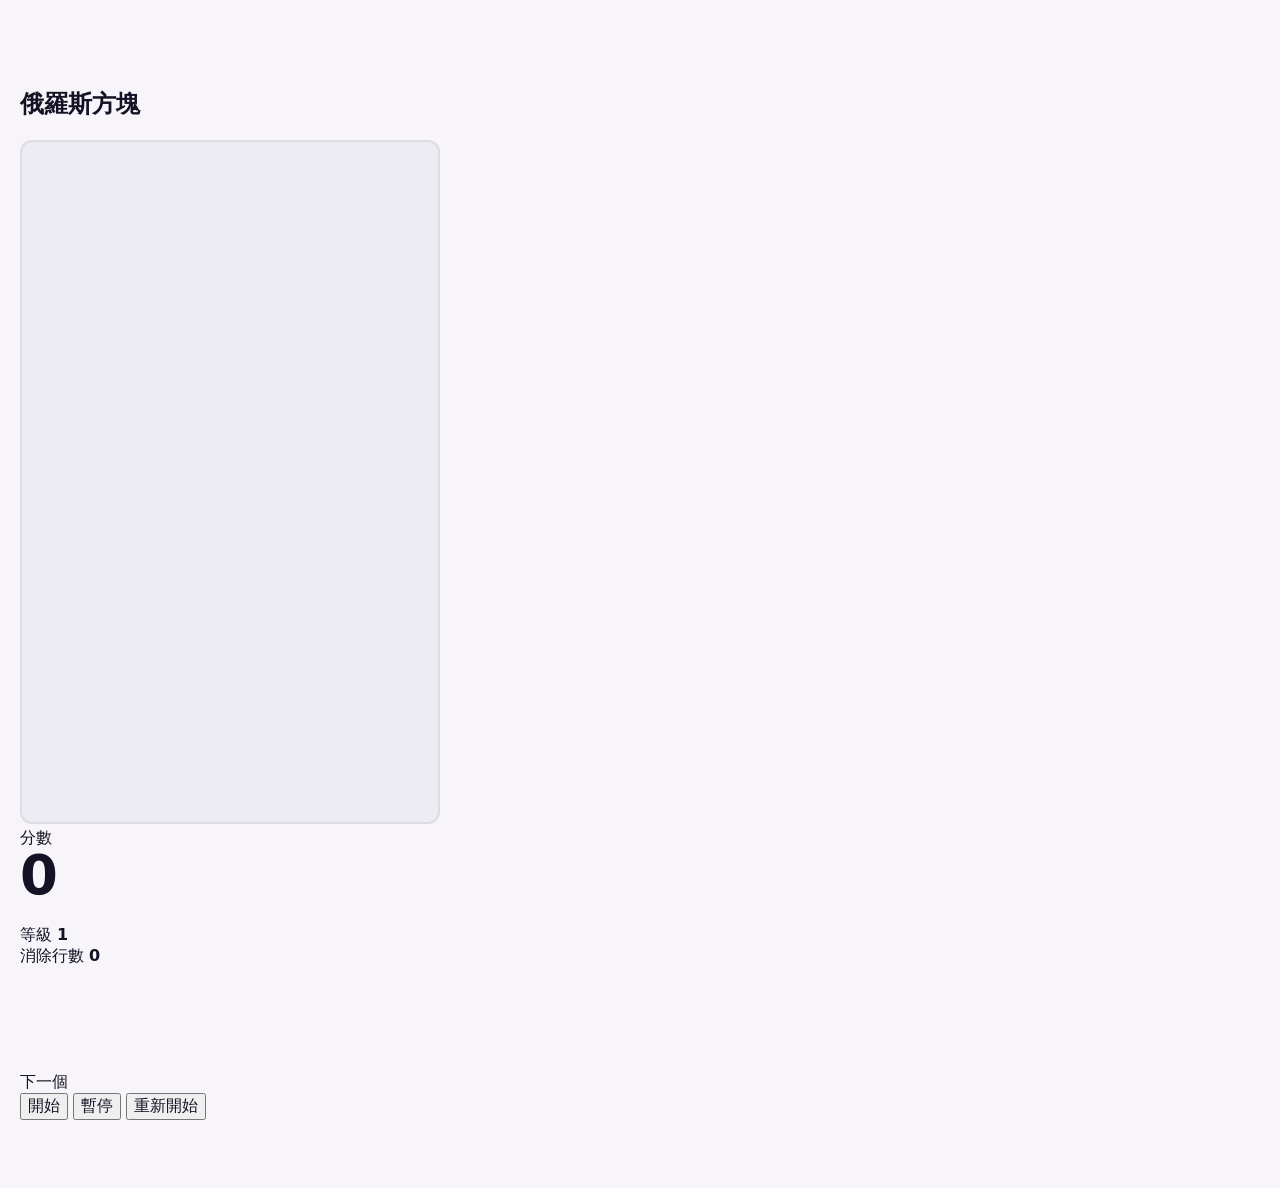
<file: widgeta/index.html>
<!DOCTYPE html>
<html lang="zh-TW">
<head>
  <meta charset="UTF-8" />
  <meta name="viewport" content="width=device-width, initial-scale=1.0" />
  <title>俄羅斯方塊</title>
  <link rel="stylesheet" href="../style.css" />
  <script src="../game.js" defer></script>
</head>
<body>
  <main class="app">
    <section class="game-panel">
      <h1>俄羅斯方塊</h1>

      <div class="game-layout">
        <canvas id="board" width="300" height="600"></canvas>

        <aside class="sidebar">
          <div class="stat">
            <span>分數</span>
            <strong id="score">0</strong>
          </div>

          <div class="stat">
            <span>等級</span>
            <strong id="level">1</strong>
          </div>

          <div class="stat">
            <span>消除行數</span>
            <strong id="lines">0</strong>
          </div>

          <div class="next-box">
            <span>下一個</span>
            <canvas id="next" width="120" height="120"></canvas>
          </div>

          <button id="startBtn">開始</button>
          <button id="pauseBtn">暫停</button>
          <button id="restartBtn">重新開始</button>
        </aside>
      </div>

      <div class="mobile-controls">
        <button data-action="left">左</button>
        <button data-action="rotate">旋轉</button>
        <button data-action="right">右</button>
        <button data-action="down">下</button>
        <button data-action="drop">落下</button>
      </div>
    </section>
  </main>
  <script src="https://app-staging-evan.raccoonai.co/widget/v1/raccoon-widget.js" data-site-key="rw_DDqFV2jD07V1Pr7wiNhvBtxH" data-position="left" data-color="#142572" async></script>
</body>
</html>
</file>
<file: style.css>
:root {
  color-scheme: light;
  --page: #f7f5f9;
  --card: #ffffff;
  --board: #eeecf3;
  --grid: #e0dde6;
  --ink: #151225;
  --muted: #777184;
  --line: #dedbe4;
  --shadow: 0 24px 70px rgba(40, 34, 55, 0.12);
  --yellow: #ffd51d;
}

:root.dark {
  color-scheme: dark;
  --page: #15131b;
  --card: #211f2b;
  --board: #302d39;
  --grid: #45404f;
  --ink: #faf8ff;
  --muted: #b7b0c3;
  --line: #3b3646;
  --shadow: 0 24px 70px rgba(0, 0, 0, 0.36);
}

* {
  box-sizing: border-box;
}

body {
  min-height: 100vh;
  margin: 0;
  background: var(--page);
  color: var(--ink);
  font-family: Inter, ui-sans-serif, system-ui, -apple-system, BlinkMacSystemFont, "Segoe UI", sans-serif;
}

button {
  color: inherit;
  font: inherit;
  cursor: pointer;
}

button:disabled {
  cursor: not-allowed;
  opacity: 0.56;
}

.topbar {
  width: min(1260px, calc(100% - 40px));
  min-height: 116px;
  margin: 0 auto;
  display: grid;
  grid-template-columns: 1fr auto 1fr;
  align-items: center;
  border-bottom: 1px solid var(--line);
}

.topbar h1 {
  margin: 0;
  font-size: 1.55rem;
  letter-spacing: 0;
}

.mode-tabs {
  display: flex;
  gap: 34px;
  align-self: stretch;
  align-items: center;
}

.mode-tab {
  height: 100%;
  border: 0;
  border-bottom: 3px solid transparent;
  background: transparent;
  color: var(--muted);
  font-size: 1.2rem;
  font-weight: 800;
}

.mode-tab.active {
  border-color: var(--yellow);
  color: var(--ink);
}

.toolbar {
  display: flex;
  justify-content: end;
  gap: 14px;
}

.round-btn {
  width: 58px;
  height: 58px;
  border: 1px solid var(--line);
  border-radius: 50%;
  background: var(--card);
  box-shadow: 0 2px 0 rgba(20, 17, 32, 0.06);
  font-size: 1.35rem;
  font-weight: 900;
}

.round-btn:hover,
.outline-btn:hover {
  border-color: var(--ink);
}

.app {
  width: min(1260px, calc(100% - 40px));
  margin: 0 auto;
  padding: 68px 0;
}

.game-card {
  min-height: 690px;
  padding: 36px 52px;
  display: grid;
  grid-template-columns: 230px 1fr 230px;
  gap: 42px;
  align-items: stretch;
  background: var(--card);
  border: 1px solid var(--line);
  border-radius: 28px;
  box-shadow: var(--shadow);
}

.left-panel,
.right-panel {
  display: grid;
  align-content: space-between;
}

h2 {
  margin: 0 0 18px;
  color: var(--muted);
  font-size: 1.22rem;
  font-weight: 700;
}

.hold-section {
  display: grid;
  justify-items: center;
}

#hold {
  width: 150px;
  height: 120px;
  border-radius: 12px;
  background: transparent;
}

.score-section p,
.rank-section p {
  margin: 0 0 14px;
  color: var(--muted);
  font-size: 1.05rem;
  font-weight: 700;
}

#score {
  display: block;
  margin-bottom: 22px;
  font-size: 3.4rem;
  line-height: 1;
}

.score-list {
  margin: 0;
}

.score-list div {
  min-height: 60px;
  padding: 16px 0;
  display: grid;
  grid-template-columns: 1fr auto;
  align-items: center;
  border-top: 1px solid var(--line);
}

.score-list dt {
  color: var(--muted);
  font-weight: 700;
}

.score-list dd {
  margin: 0;
  font-size: 1.18rem;
  font-weight: 900;
}

.board-section {
  position: relative;
  display: grid;
  justify-items: center;
  align-content: center;
}

.status-pill {
  position: absolute;
  top: 0;
  left: 50%;
  z-index: 2;
  min-width: 110px;
  padding: 8px 13px;
  transform: translateX(-50%);
  border: 1px solid var(--line);
  border-radius: 999px;
  background: color-mix(in srgb, var(--card) 92%, transparent);
  color: var(--muted);
  text-align: center;
  font-size: 0.92rem;
  font-weight: 800;
}

#board {
  width: min(420px, 100%);
  max-height: min(76vh, 840px);
  aspect-ratio: 1 / 2;
  border: 2px solid var(--line);
  border-radius: 12px;
  background: var(--board);
}

.queue-section {
  display: grid;
}

.preview-stack {
  display: grid;
  gap: 12px;
}

.next-board {
  width: 165px;
  height: 86px;
  border-radius: 12px;
  background: var(--board);
}

.divider {
  width: 100%;
  height: 1px;
  margin-bottom: 32px;
  background: var(--line);
}

.rank-section strong {
  display: block;
  margin-bottom: 6px;
  font-size: 2.6rem;
  line-height: 1;
}

.rank-section span {
  display: block;
  margin-bottom: 34px;
  color: var(--muted);
  font-weight: 700;
}

.outline-btn {
  min-height: 54px;
  padding: 0 20px;
  border: 2px solid var(--ink);
  border-radius: 14px;
  background: var(--card);
  font-size: 1.05rem;
  font-weight: 900;
}

.mobile-controls {
  display: none;
  grid-template-columns: repeat(3, 1fr);
  gap: 10px;
  margin-top: 18px;
}

.mobile-controls button {
  min-height: 48px;
  border: 1px solid var(--line);
  border-radius: 14px;
  background: var(--card);
  font-weight: 900;
}

.modal {
  width: min(420px, calc(100% - 32px));
  border: 1px solid var(--line);
  border-radius: 20px;
  background: var(--card);
  color: var(--ink);
  box-shadow: var(--shadow);
}

.modal::backdrop {
  background: rgba(17, 15, 25, 0.28);
}

.modal form {
  display: grid;
  gap: 18px;
}

.modal p {
  margin: 0;
  color: var(--muted);
  line-height: 1.7;
}

.rank-list {
  margin: 0;
  padding-left: 28px;
  display: grid;
  gap: 8px;
  font-weight: 800;
}

@media (max-width: 980px) {
  .topbar {
    min-height: auto;
    padding: 22px 0;
    grid-template-columns: 1fr;
    gap: 18px;
  }

  .mode-tabs,
  .toolbar {
    justify-content: start;
  }

  .game-card {
    grid-template-columns: 1fr;
    padding: 24px;
    gap: 26px;
  }

  .left-panel,
  .right-panel {
    gap: 22px;
    align-content: start;
  }

  .score-section {
    order: -1;
  }

  .preview-stack {
    grid-template-columns: repeat(2, minmax(0, 1fr));
  }

  .next-board {
    width: 100%;
  }

  .mobile-controls {
    display: grid;
  }
}

@media (max-width: 560px) {
  .topbar,
  .app {
    width: min(100% - 24px, 1260px);
  }

  .round-btn {
    width: 48px;
    height: 48px;
  }

  .game-card {
    padding: 16px;
    border-radius: 20px;
  }

  .preview-stack {
    grid-template-columns: 1fr;
  }
}
</file>
